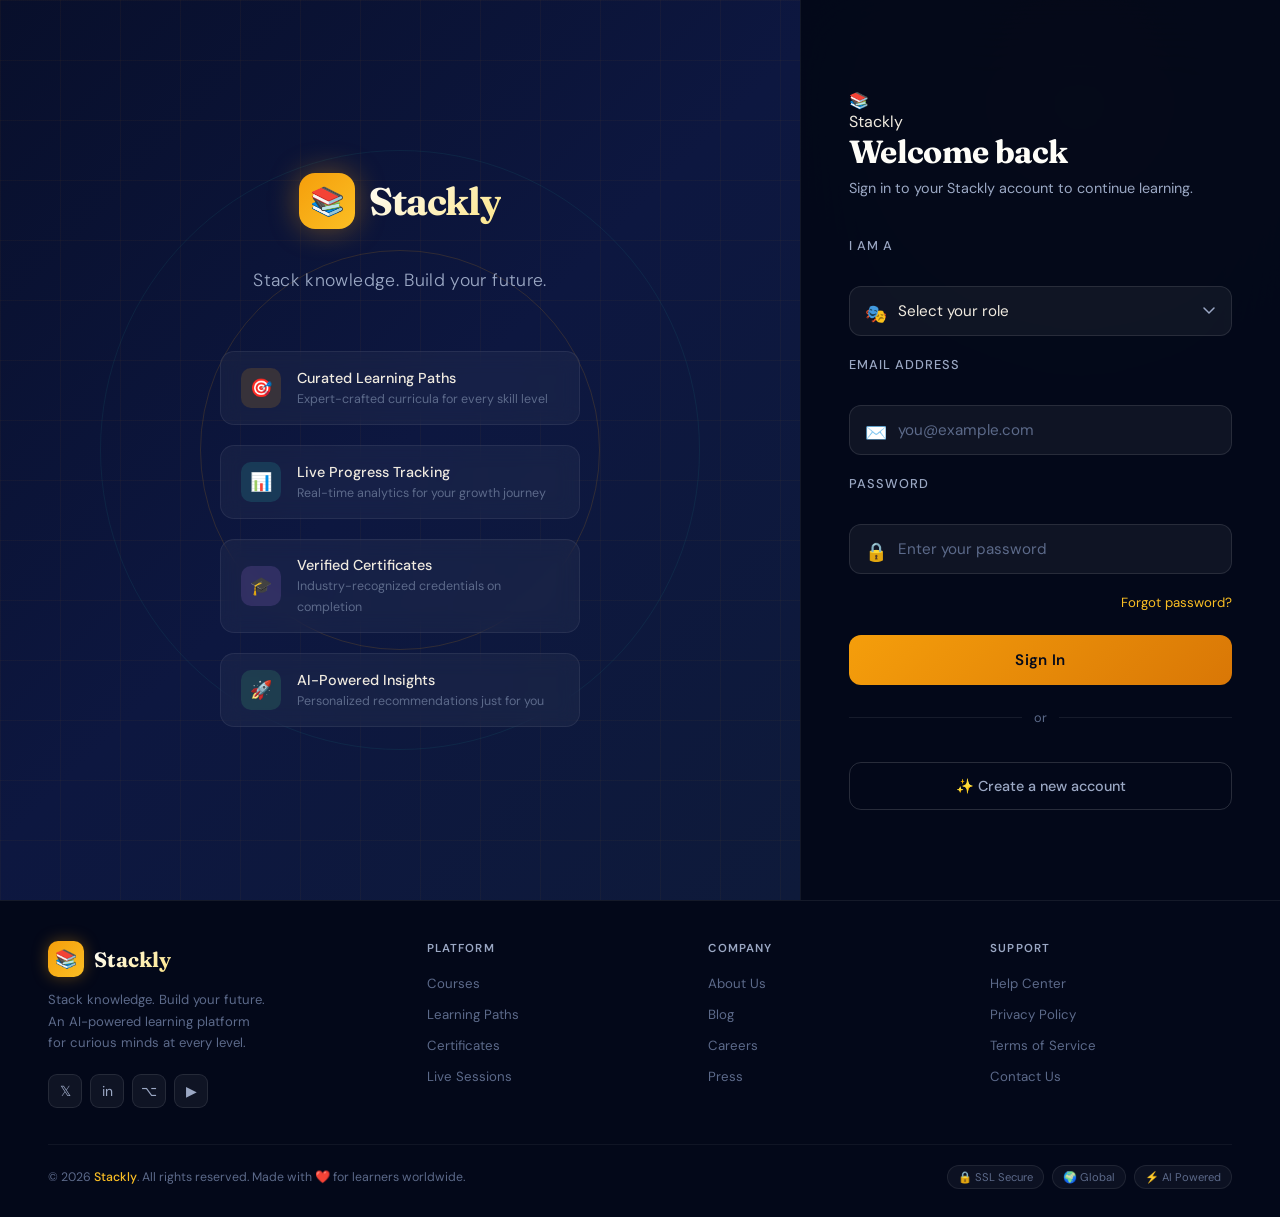
<file: index.html>
<!DOCTYPE html>
<html lang="en">
<head>
  <meta charset="UTF-8" />
  <meta name="viewport" content="width=device-width, initial-scale=1.0" />
  <title>Stackly — Login</title>
  <link rel="stylesheet" href="style.css" />
</head>
<body>

<!-- Background -->
<div class="blob-container">
  <div class="blob blob-1"></div>
  <div class="blob blob-2"></div>
  <div class="blob blob-3"></div>
</div>
<div class="noise-overlay"></div>

<!-- Login Page Wrapper -->
<div class="login-page-wrapper">

<!-- Login Page -->
<div class="login-page" id="loginPage">

  <!-- Left Panel -->
  <div class="login-panel-left">
    <div class="left-decoration"></div>
    <div class="left-grid"></div>

    <div class="brand-block fade-in-up">
      <div class="brand-logo">
        <div class="logo-icon">📚</div>
        <span class="logo-text">Stackly</span>
      </div>
      <p class="brand-tagline">Stack knowledge. Build your future.</p>

      <ul class="feature-list">
        <li class="feature-item">
          <div class="feature-icon fi-amber">🎯</div>
          <div class="feature-text">
            <strong>Curated Learning Paths</strong>
            <span>Expert-crafted curricula for every skill level</span>
          </div>
        </li>
        <li class="feature-item">
          <div class="feature-icon fi-teal">📊</div>
          <div class="feature-text">
            <strong>Live Progress Tracking</strong>
            <span>Real-time analytics for your growth journey</span>
          </div>
        </li>
        <li class="feature-item">
          <div class="feature-icon fi-purple">🎓</div>
          <div class="feature-text">
            <strong>Verified Certificates</strong>
            <span>Industry-recognized credentials on completion</span>
          </div>
        </li>
        <li class="feature-item">
          <div class="feature-icon fi-green">🚀</div>
          <div class="feature-text">
            <strong>AI-Powered Insights</strong>
            <span>Personalized recommendations just for you</span>
          </div>
        </li>
      </ul>
    </div>
  </div>

  <!-- Right Panel -->
  <div class="login-panel-right">

    <!-- Mobile brand (hidden on desktop) -->
    <div class="mobile-brand fade-in-up">
      <div class="mobile-logo-icon">📚</div>
      <span class="mobile-logo-text">Stackly</span>
    </div>

    <div class="login-form-header fade-in-up">
      <h2>Welcome back</h2>
      <p>Sign in to your Stackly account to continue learning.</p>
    </div>

    <form id="loginForm" novalidate>
      <!-- Role -->
      <div class="form-group fade-in-up stagger-1">
        <label class="form-label" for="loginRole">I am a</label>
        <span class="input-icon">🎭</span>
        <select class="form-control" id="loginRole" required>
          <option value="">Select your role</option>
          <option value="student">🎓 Student</option>
          <option value="instructor">🧑‍🏫 Instructor</option>
        </select>
        <div class="error-msg" id="roleError">⚠ Please select a role.</div>
      </div>

      <!-- Email -->
      <div class="form-group fade-in-up stagger-2">
        <label class="form-label" for="loginEmail">Email Address</label>
        <span class="input-icon">✉️</span>
        <input
          class="form-control"
          type="email"
          id="loginEmail"
          placeholder="you@example.com"
          autocomplete="email"
          required
        />
        <div class="error-msg" id="emailError">⚠ Enter a valid email (must contain @ and .com).</div>
      </div>

      <!-- Password -->
      <div class="form-group fade-in-up stagger-3">
        <label class="form-label" for="loginPassword">Password</label>
        <span class="input-icon">🔒</span>
        <input
          class="form-control"
          type="password"
          id="loginPassword"
          placeholder="Enter your password"
          autocomplete="current-password"
          required
        />
        <div class="error-msg" id="passError">⚠ Please enter your password.</div>
      </div>

      <!-- Actions Row -->
      <div class="form-actions fade-in-up stagger-4">
        <div></div>
        <a href="404.html" class="forgot-link">Forgot password?</a>
      </div>

      <!-- Login Button -->
      <div class="fade-in-up stagger-5">
        <button type="submit" class="btn-primary" id="loginBtn">Sign In</button>
      </div>
    </form>

    <div class="divider fade-in-up stagger-6">or</div>

    <div class="fade-in-up stagger-6">
      <button type="button" class="btn-secondary" id="openCreateAccount">
        ✨ Create a new account
      </button>
    </div>
  </div>
</div>

</div><!-- /login-page -->

<!-- Footer -->
<footer class="site-footer">
  <div class="footer-inner">
    <div class="footer-brand-col">
      <div class="footer-logo">
        <div class="footer-logo-icon">📚</div>
        <span class="footer-logo-text">Stackly</span>
      </div>
      <p class="footer-desc">Stack knowledge. Build your future. An AI-powered learning platform for curious minds at every level.</p>
      <div class="footer-social">
        <a class="footer-social-btn" href="#" title="Twitter/X">𝕏</a>
        <a class="footer-social-btn" href="#" title="LinkedIn">in</a>
        <a class="footer-social-btn" href="#" title="GitHub">⌥</a>
        <a class="footer-social-btn" href="#" title="YouTube">▶</a>
      </div>
    </div>
    <div>
      <div class="footer-col-title">Platform</div>
      <ul class="footer-links">
        <li><a href="#">Courses</a></li>
        <li><a href="#">Learning Paths</a></li>
        <li><a href="#">Certificates</a></li>
        <li><a href="#">Live Sessions</a></li>
      </ul>
    </div>
    <div>
      <div class="footer-col-title">Company</div>
      <ul class="footer-links">
        <li><a href="#">About Us</a></li>
        <li><a href="#">Blog</a></li>
        <li><a href="#">Careers</a></li>
        <li><a href="#">Press</a></li>
      </ul>
    </div>
    <div>
      <div class="footer-col-title">Support</div>
      <ul class="footer-links">
        <li><a href="#">Help Center</a></li>
        <li><a href="#">Privacy Policy</a></li>
        <li><a href="#">Terms of Service</a></li>
        <li><a href="#">Contact Us</a></li>
      </ul>
    </div>
  </div>
  <div class="footer-bottom">
    <div class="footer-copy">© 2026 <span>Stackly</span>. All rights reserved. Made with ❤️ for learners worldwide.</div>
    <div class="footer-badges">
      <span class="footer-badge">🔒 SSL Secure</span>
      <span class="footer-badge">🌍 Global</span>
      <span class="footer-badge">⚡ AI Powered</span>
    </div>
  </div>
</footer>

</div><!-- /login-page-wrapper -->

<!-- ============================================================
     CREATE ACCOUNT MODAL
     ============================================================ -->
<div class="modal-overlay" id="createModal">
  <div class="modal-box">
    <button class="modal-close" id="closeModal">✕</button>

    <!-- Form View -->
    <div id="signupFormView">
      <div class="modal-header">
        <h3>Create Account</h3>
        <p>Join Stackly and start your learning journey today.</p>
      </div>

      <form id="signupForm" novalidate>
        <div class="form-group">
          <label class="form-label" for="signupName">Full Name</label>
          <span class="input-icon">👤</span>
          <input class="form-control" type="text" id="signupName" placeholder="Jane Doe" required />
          <div class="error-msg" id="signupNameError">⚠ Please enter your full name.</div>
        </div>

        <div class="form-group">
          <label class="form-label" for="signupEmail">Email Address</label>
          <span class="input-icon">✉️</span>
          <input class="form-control" type="email" id="signupEmail" placeholder="you@example.com" required />
          <div class="error-msg" id="signupEmailError">⚠ Enter a valid email (must contain @ and .com).</div>
        </div>

        <div class="form-group">
          <label class="form-label" for="signupPassword">Password</label>
          <span class="input-icon">🔒</span>fv
          <input class="form-control" type="password" id="signupPassword" placeholder="Create a password" required />
          <div class="error-msg" id="signupPassError">⚠ Please enter a password.</div>
        </div>

        <div class="form-group">
          <label class="form-label" for="signupRole">Role</label>
          <span class="input-icon">🎭</span>
          <select class="form-control" id="signupRole" required>
            <option value="">Select your role</option>
            <option value="student">🎓 Student</option>
            <option value="instructor">🧑‍🏫 Instructor</option>
          </select>
          <div class="error-msg" id="signupRoleError">⚠ Please select a role.</div>
        </div>

        <button type="submit" class="btn-primary" style="margin-top: 8px;">
          Create Account
        </button>
      </form>
    </div>

    <!-- Success View -->
    <div class="success-anim" id="signupSuccess">
      <div class="success-circle">🎉</div>
      <h4>Account Created!</h4>
      <p>Welcome to Stackly. Your account has been successfully created. You can now sign in with your credentials.</p>
      <button class="btn-primary" style="width: auto; padding: 12px 32px;" id="backToLoginBtn">
        Back to Login
      </button>
    </div>
  </div>
</div>

<!-- Toast -->
<div class="toast" id="toast">
  <span class="toast-icon">✅</span>
  <span id="toastMsg">Action completed</span>
</div>

<script src="script.js"></script>
</body>
</html>
</file>
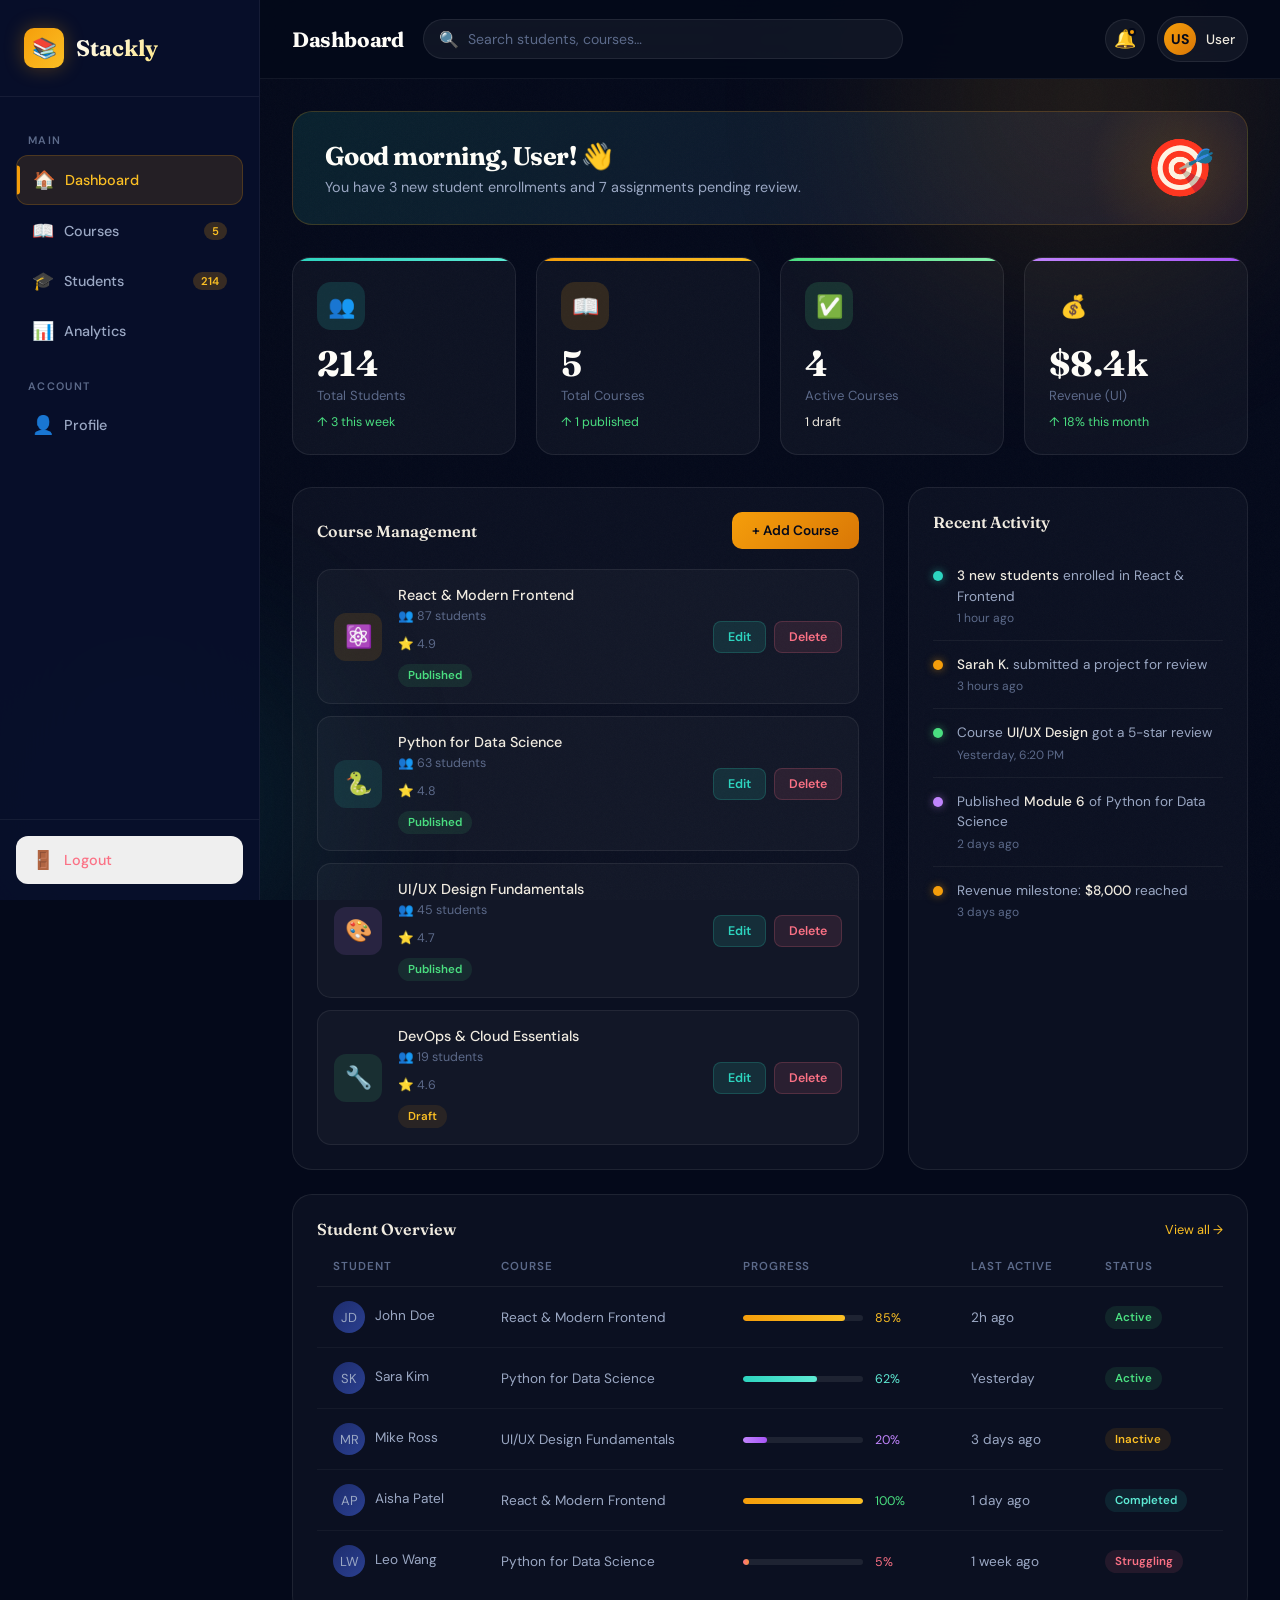
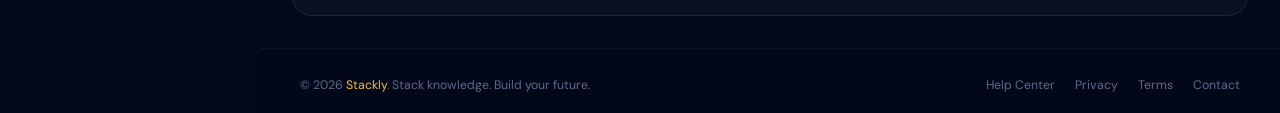
<file: dashboard-instructor.html>
<!DOCTYPE html>
<html lang="en">
<head>
  <meta charset="UTF-8" />
  <meta name="viewport" content="width=device-width, initial-scale=1.0" />
  <title>Stackly — Instructor Dashboard</title>
  <link rel="stylesheet" href="style.css" />
</head>
<body>

<div class="blob-container">
  <div class="blob blob-1"></div>
  <div class="blob blob-2"></div>
</div>
<div class="noise-overlay"></div>

<div class="dashboard">

  <div class="sidebar-overlay" id="sidebarOverlay"></div>

  <!-- Sidebar -->
  <aside class="sidebar" id="sidebar">
    <div class="sidebar-brand">
      <div class="sidebar-logo">📚</div>
      <span class="sidebar-brand-name">Stackly</span>
    </div>

    <nav class="sidebar-nav">
      <div class="nav-section-label">Main</div>
      <div class="nav-item active" data-section="overview">
        <span class="nav-icon">🏠</span>
        Dashboard
      </div>
      <div class="nav-item" data-section="courses">
        <span class="nav-icon">📖</span>
        Courses
        <span class="nav-badge">5</span>
      </div>
      <div class="nav-item" data-section="students">
        <span class="nav-icon">🎓</span>
        Students
        <span class="nav-badge">214</span>
      </div>
      <div class="nav-item" data-section="analytics">
        <span class="nav-icon">📊</span>
        Analytics
      </div>

      <div class="nav-section-label" style="margin-top:24px;">Account</div>
      <div class="nav-item" data-section="profile">
        <span class="nav-icon">👤</span>
        Profile
      </div>
    </nav>

    <div class="sidebar-footer">
      <button class="nav-logout" id="logoutBtn">
        <span class="nav-icon">🚪</span>
        Logout
      </button>
    </div>
  </aside>

  <!-- Main Content -->
  <div class="main-content">

    <!-- Top Bar -->
    <header class="topbar">
      <button class="hamburger" id="hamburger" aria-label="Toggle sidebar">
        <span></span><span></span><span></span>
      </button>
      <h1 class="topbar-title" id="pageTitle">Dashboard</h1>
      <div class="search-bar">
        <span class="search-icon">🔍</span>
        <input type="text" placeholder="Search students, courses…" />
      </div>
    


      <div class="topbar-actions">

  <!-- Bell Icon -->
  <button class="notif-btn" title="Notifications"
          onclick="window.location.href='404.html'">
    🔔
    <span class="notif-dot"></span>
  </button>

  <!-- User Profile -->
  <div class="user-chip" onclick="switchSection('profile')" style="cursor:pointer;">
    <div class="user-avatar" id="userAvatarTop">JS</div>
    <span class="user-name" id="userNameTop">Jane Smith</span>
  </div>

</div>




    </header>

    <!-- ================================================
         OVERVIEW SECTION
         ================================================ -->
    <main class="page-content" id="sectionOverview">

      <div class="welcome-banner fade-in-up" style="background: linear-gradient(135deg,rgba(45,212,191,.12),rgba(192,132,252,.08));">
        <div class="welcome-text">
          <h2 id="welcomeHeading">Welcome back, Dr. Rivera! 🧑‍🏫</h2>
          <p>You have 3 new student enrollments and 7 assignments pending review.</p>
        </div>
        <div class="welcome-emoji">🎯</div>
      </div>

      <div class="stats-grid">
        <div class="stat-card teal fade-in-up stagger-1">
          <div class="stat-icon">👥</div>
          <div class="stat-value">214</div>
          <div class="stat-label">Total Students</div>
          <div class="stat-delta delta-up">↑ 3 this week</div>
        </div>
        <div class="stat-card amber fade-in-up stagger-2">
          <div class="stat-icon">📖</div>
          <div class="stat-value">5</div>
          <div class="stat-label">Total Courses</div>
          <div class="stat-delta delta-up">↑ 1 published</div>
        </div>
        <div class="stat-card green fade-in-up stagger-3">
          <div class="stat-icon">✅</div>
          <div class="stat-value">4</div>
          <div class="stat-label">Active Courses</div>
          <div class="stat-delta">1 draft</div>
        </div>
        <div class="stat-card purple fade-in-up stagger-4">
          <div class="stat-icon">💰</div>
          <div class="stat-value">$8.4k</div>
          <div class="stat-label">Revenue (UI)</div>
          <div class="stat-delta delta-up">↑ 18% this month</div>
        </div>
      </div>

      <!-- Course Management + Activity -->
      <div class="section-grid">
        <div class="card fade-in-up stagger-2">
          <div class="card-header">
            <span class="card-title">Course Management</span>
            <button class="btn-add-course" onclick="showToast('Course creator would open here!')">
              + Add Course
            </button>
          </div>
          <div class="course-mgmt-list">
            <div class="course-mgmt-item">
              <div class="course-thumb" style="background:rgba(245,158,11,.12);width:48px;height:48px;border-radius:12px;display:flex;align-items:center;justify-content:center;font-size:22px;flex-shrink:0;">⚛️</div>
              <div class="course-mgmt-info">
                <div class="course-mgmt-name">React & Modern Frontend</div>
                <div class="course-mgmt-meta">
                  <span>👥 87 students</span>
                  <span>⭐ 4.9</span>
                  <span><span class="status-badge badge-green">Published</span></span>
                </div>
              </div>
              <div class="course-mgmt-actions">
                <button class="btn-sm btn-edit" onclick="showToast('Editing React & Modern Frontend…')">Edit</button>
                <button class="btn-sm btn-delete" onclick="showToast('Delete confirmation would appear here.')">Delete</button>
              </div>
            </div>
            <div class="course-mgmt-item">
              <div class="course-thumb" style="background:rgba(45,212,191,.12);width:48px;height:48px;border-radius:12px;display:flex;align-items:center;justify-content:center;font-size:22px;flex-shrink:0;">🐍</div>
              <div class="course-mgmt-info">
                <div class="course-mgmt-name">Python for Data Science</div>
                <div class="course-mgmt-meta">
                  <span>👥 63 students</span>
                  <span>⭐ 4.8</span>
                  <span><span class="status-badge badge-green">Published</span></span>
                </div>
              </div>
              <div class="course-mgmt-actions">
                <button class="btn-sm btn-edit" onclick="showToast('Editing Python for Data Science…')">Edit</button>
                <button class="btn-sm btn-delete" onclick="showToast('Delete confirmation would appear here.')">Delete</button>
              </div>
            </div>
            <div class="course-mgmt-item">
              <div class="course-thumb" style="background:rgba(192,132,252,.12);width:48px;height:48px;border-radius:12px;display:flex;align-items:center;justify-content:center;font-size:22px;flex-shrink:0;">🎨</div>
              <div class="course-mgmt-info">
                <div class="course-mgmt-name">UI/UX Design Fundamentals</div>
                <div class="course-mgmt-meta">
                  <span>👥 45 students</span>
                  <span>⭐ 4.7</span>
                  <span><span class="status-badge badge-green">Published</span></span>
                </div>
              </div>
              <div class="course-mgmt-actions">
                <button class="btn-sm btn-edit" onclick="showToast('Editing UI/UX Design Fundamentals…')">Edit</button>
                <button class="btn-sm btn-delete" onclick="showToast('Delete confirmation would appear here.')">Delete</button>
              </div>
            </div>
            <div class="course-mgmt-item">
              <div class="course-thumb" style="background:rgba(74,222,128,.12);width:48px;height:48px;border-radius:12px;display:flex;align-items:center;justify-content:center;font-size:22px;flex-shrink:0;">🔧</div>
              <div class="course-mgmt-info">
                <div class="course-mgmt-name">DevOps & Cloud Essentials</div>
                <div class="course-mgmt-meta">
                  <span>👥 19 students</span>
                  <span>⭐ 4.6</span>
                  <span><span class="status-badge badge-amber">Draft</span></span>
                </div>
              </div>
              <div class="course-mgmt-actions">
                <button class="btn-sm btn-edit" onclick="showToast('Editing DevOps & Cloud Essentials…')">Edit</button>
                <button class="btn-sm btn-delete" onclick="showToast('Delete confirmation would appear here.')">Delete</button>
              </div>
            </div>
          </div>
        </div>

        <!-- Activity -->
        <div class="card fade-in-up stagger-3">
          <div class="card-header"><span class="card-title">Recent Activity</span></div>
          <div class="activity-list">
            <div class="activity-item">
              <div class="activity-dot dot-teal"></div>
              <div class="activity-body">
                <div class="activity-text"><strong>3 new students</strong> enrolled in React & Frontend</div>
                <div class="activity-time">1 hour ago</div>
              </div>
            </div>
            <div class="activity-item">
              <div class="activity-dot dot-amber"></div>
              <div class="activity-body">
                <div class="activity-text"><strong>Sarah K.</strong> submitted a project for review</div>
                <div class="activity-time">3 hours ago</div>
              </div>
            </div>
            <div class="activity-item">
              <div class="activity-dot dot-green"></div>
              <div class="activity-body">
                <div class="activity-text">Course <strong>UI/UX Design</strong> got a 5-star review</div>
                <div class="activity-time">Yesterday, 6:20 PM</div>
              </div>
            </div>
            <div class="activity-item">
              <div class="activity-dot dot-purple"></div>
              <div class="activity-body">
                <div class="activity-text">Published <strong>Module 6</strong> of Python for Data Science</div>
                <div class="activity-time">2 days ago</div>
              </div>
            </div>
            <div class="activity-item">
              <div class="activity-dot dot-amber"></div>
              <div class="activity-body">
                <div class="activity-text">Revenue milestone: <strong>$8,000</strong> reached</div>
                <div class="activity-time">3 days ago</div>
              </div>
            </div>
          </div>
        </div>
      </div>

      <!-- Student Overview -->
      <div class="card fade-in-up stagger-4">
        <div class="card-header">
          <span class="card-title">Student Overview</span>
          <span class="card-action" onclick="switchSection('students')">View all →</span>
        </div>
        <table class="data-table">
          <thead>
            <tr>
              <th>Student</th>
              <th>Course</th>
              <th>Progress</th>
              <th>Last Active</th>
              <th>Status</th>
            </tr>
          </thead>
          <tbody>
            <tr>
              <td><span class="student-avatar">JD</span>John Doe</td>
              <td>React & Modern Frontend</td>
              <td>
                <div class="progress-track" style="width:120px;height:6px;display:inline-block;vertical-align:middle;">
                  <div class="progress-fill fill-amber" style="width:85%"></div>
                </div>
                <span style="margin-left:8px;font-size:.78rem;color:var(--amber-300)">85%</span>
              </td>
              <td>2h ago</td>
              <td><span class="status-badge badge-green">Active</span></td>
            </tr>
            <tr>
              <td><span class="student-avatar">SK</span>Sara Kim</td>
              <td>Python for Data Science</td>
              <td>
                <div class="progress-track" style="width:120px;height:6px;display:inline-block;vertical-align:middle;">
                  <div class="progress-fill fill-teal" style="width:62%"></div>
                </div>
                <span style="margin-left:8px;font-size:.78rem;color:var(--teal-300)">62%</span>
              </td>
              <td>Yesterday</td>
              <td><span class="status-badge badge-green">Active</span></td>
            </tr>
            <tr>
              <td><span class="student-avatar">MR</span>Mike Ross</td>
              <td>UI/UX Design Fundamentals</td>
              <td>
                <div class="progress-track" style="width:120px;height:6px;display:inline-block;vertical-align:middle;">
                  <div class="progress-fill fill-purple" style="width:20%"></div>
                </div>
                <span style="margin-left:8px;font-size:.78rem;color:var(--purple-400)">20%</span>
              </td>
              <td>3 days ago</td>
              <td><span class="status-badge badge-amber">Inactive</span></td>
            </tr>
            <tr>
              <td><span class="student-avatar">AP</span>Aisha Patel</td>
              <td>React & Modern Frontend</td>
              <td>
                <div class="progress-track" style="width:120px;height:6px;display:inline-block;vertical-align:middle;">
                  <div class="progress-fill fill-amber" style="width:100%"></div>
                </div>
                <span style="margin-left:8px;font-size:.78rem;color:var(--green-400)">100%</span>
              </td>
              <td>1 day ago</td>
              <td><span class="status-badge badge-teal">Completed</span></td>
            </tr>
            <tr>
              <td><span class="student-avatar">LW</span>Leo Wang</td>
              <td>Python for Data Science</td>
              <td>
                <div class="progress-track" style="width:120px;height:6px;display:inline-block;vertical-align:middle;">
                  <div class="progress-fill fill-rose" style="width:5%"></div>
                </div>
                <span style="margin-left:8px;font-size:.78rem;color:var(--rose-400)">5%</span>
              </td>
              <td>1 week ago</td>
              <td><span class="status-badge badge-rose">Struggling</span></td>
            </tr>
          </tbody>
        </table>
      </div>
    </main>

    <!-- ================================================
         COURSES SECTION
         ================================================ -->
    <main class="page-content hidden" id="sectionCourses">
      <div class="welcome-banner fade-in-up">
        <div class="welcome-text">
          <h2>Course Management</h2>
          <p>Create, manage, and track all your published and draft courses.</p>
        </div>
        <button class="btn-add-course" style="flex-shrink:0;" onclick="showToast('Course creator would open here!')">
          + Add Course
        </button>
      </div>

      <div class="card fade-in-up">
        <div class="card-header">
          <span class="card-title">All Courses</span>
          <span class="status-badge badge-teal">5 total</span>
        </div>
        <div class="course-mgmt-list">
          <div class="course-mgmt-item">
            <div class="course-thumb" style="background:rgba(245,158,11,.12);width:52px;height:52px;border-radius:12px;display:flex;align-items:center;justify-content:center;font-size:24px;flex-shrink:0;">⚛️</div>
            <div class="course-mgmt-info">
              <div class="course-mgmt-name">React & Modern Frontend</div>
              <div class="course-mgmt-meta">
                <span>👥 87 students</span>
                <span>📝 10 modules</span>
                <span>⭐ 4.9</span>
                <span><span class="status-badge badge-green">Published</span></span>
              </div>
            </div>
            <div class="course-mgmt-actions">
              <button class="btn-sm btn-edit" onclick="showToast('Editing React & Modern Frontend…')">Edit</button>
              <button class="btn-sm btn-delete" onclick="showToast('Delete confirmation would appear here.')">Delete</button>
            </div>
          </div>
          <div class="course-mgmt-item">
            <div class="course-thumb" style="background:rgba(45,212,191,.12);width:52px;height:52px;border-radius:12px;display:flex;align-items:center;justify-content:center;font-size:24px;flex-shrink:0;">🐍</div>
            <div class="course-mgmt-info">
              <div class="course-mgmt-name">Python for Data Science</div>
              <div class="course-mgmt-meta">
                <span>👥 63 students</span>
                <span>📝 12 modules</span>
                <span>⭐ 4.8</span>
                <span><span class="status-badge badge-green">Published</span></span>
              </div>
            </div>
            <div class="course-mgmt-actions">
              <button class="btn-sm btn-edit" onclick="showToast('Editing Python for Data Science…')">Edit</button>
              <button class="btn-sm btn-delete" onclick="showToast('Delete confirmation would appear here.')">Delete</button>
            </div>
          </div>
          <div class="course-mgmt-item">
            <div class="course-thumb" style="background:rgba(192,132,252,.12);width:52px;height:52px;border-radius:12px;display:flex;align-items:center;justify-content:center;font-size:24px;flex-shrink:0;">🎨</div>
            <div class="course-mgmt-info">
              <div class="course-mgmt-name">UI/UX Design Fundamentals</div>
              <div class="course-mgmt-meta">
                <span>👥 45 students</span>
                <span>📝 8 modules</span>
                <span>⭐ 4.7</span>
                <span><span class="status-badge badge-green">Published</span></span>
              </div>
            </div>
            <div class="course-mgmt-actions">
              <button class="btn-sm btn-edit" onclick="showToast('Editing UI/UX Design Fundamentals…')">Edit</button>
              <button class="btn-sm btn-delete" onclick="showToast('Delete confirmation would appear here.')">Delete</button>
            </div>
          </div>
          <div class="course-mgmt-item">
            <div class="course-thumb" style="background:rgba(74,222,128,.12);width:52px;height:52px;border-radius:12px;display:flex;align-items:center;justify-content:center;font-size:24px;flex-shrink:0;">🔧</div>
            <div class="course-mgmt-info">
              <div class="course-mgmt-name">DevOps & Cloud Essentials</div>
              <div class="course-mgmt-meta">
                <span>👥 19 students</span>
                <span>📝 9 modules</span>
                <span>⭐ 4.6</span>
                <span><span class="status-badge badge-amber">Draft</span></span>
              </div>
            </div>
            <div class="course-mgmt-actions">
              <button class="btn-sm btn-edit" onclick="showToast('Editing DevOps & Cloud Essentials…')">Edit</button>
              <button class="btn-sm btn-delete" onclick="showToast('Delete confirmation would appear here.')">Delete</button>
            </div>
          </div>
          <div class="course-mgmt-item">
            <div class="course-thumb" style="background:rgba(251,113,133,.12);width:52px;height:52px;border-radius:12px;display:flex;align-items:center;justify-content:center;font-size:24px;flex-shrink:0;">🧠</div>
            <div class="course-mgmt-info">
              <div class="course-mgmt-name">Machine Learning A–Z</div>
              <div class="course-mgmt-meta">
                <span>👥 0 students</span>
                <span>📝 0/15 modules</span>
                <span>⭐ —</span>
                <span><span class="status-badge badge-rose">Draft</span></span>
              </div>
            </div>
            <div class="course-mgmt-actions">
              <button class="btn-sm btn-edit" onclick="showToast('Editing Machine Learning A–Z…')">Edit</button>
              <button class="btn-sm btn-delete" onclick="showToast('Delete confirmation would appear here.')">Delete</button>
            </div>
          </div>
        </div>
      </div>
    </main>

    <!-- ================================================
         STUDENTS SECTION
         ================================================ -->
    <main class="page-content hidden" id="sectionStudents">
      <div class="welcome-banner fade-in-up" style="background: linear-gradient(135deg,rgba(45,212,191,.12),rgba(74,222,128,.08));">
        <div class="welcome-text">
          <h2>Students</h2>
          <p>214 students enrolled across your 5 courses. 3 new this week.</p>
        </div>
        <div class="welcome-emoji">🎓</div>
      </div>

      <div class="stats-grid" style="margin-bottom:24px;">
        <div class="stat-card teal fade-in-up stagger-1">
          <div class="stat-icon">👥</div>
          <div class="stat-value">214</div>
          <div class="stat-label">Total Enrolled</div>
        </div>
        <div class="stat-card green fade-in-up stagger-2">
          <div class="stat-icon">✅</div>
          <div class="stat-value">38</div>
          <div class="stat-label">Completed a Course</div>
        </div>
        <div class="stat-card amber fade-in-up stagger-3">
          <div class="stat-icon">⚡</div>
          <div class="stat-value">156</div>
          <div class="stat-label">Active This Week</div>
        </div>
        <div class="stat-card purple fade-in-up stagger-4">
          <div class="stat-icon">⚠️</div>
          <div class="stat-value">20</div>
          <div class="stat-label">Need Attention</div>
        </div>
      </div>

      <div class="card fade-in-up">
        <div class="card-header">
          <span class="card-title">All Students</span>
          <input type="text" placeholder="🔍 Search students…" style="padding:8px 14px;background:rgba(255,255,255,.05);border:1px solid rgba(255,255,255,.08);border-radius:50px;color:var(--text-primary);font-size:.82rem;outline:none;width:200px;" />
        </div>
        <table class="data-table">
          <thead>
            <tr>
              <th>Name</th>
              <th>Email</th>
              <th>Course</th>
              <th>Progress</th>
              <th>Last Active</th>
              <th>Status</th>
            </tr>
          </thead>
          <tbody>
            <tr><td><span class="student-avatar">JD</span>John Doe</td><td style="color:var(--text-muted)">john@email.com</td><td>React & Frontend</td><td><div class="progress-track" style="width:100px;height:5px;display:inline-block;vertical-align:middle;"><div class="progress-fill fill-amber" style="width:85%"></div></div> <span style="color:var(--amber-300);font-size:.78rem">85%</span></td><td>2h ago</td><td><span class="status-badge badge-green">Active</span></td></tr>
            <tr><td><span class="student-avatar">SK</span>Sara Kim</td><td style="color:var(--text-muted)">sara@email.com</td><td>Python DS</td><td><div class="progress-track" style="width:100px;height:5px;display:inline-block;vertical-align:middle;"><div class="progress-fill fill-teal" style="width:62%"></div></div> <span style="color:var(--teal-300);font-size:.78rem">62%</span></td><td>Yesterday</td><td><span class="status-badge badge-green">Active</span></td></tr>
            <tr><td><span class="student-avatar">MR</span>Mike Ross</td><td style="color:var(--text-muted)">mike@email.com</td><td>UI/UX Design</td><td><div class="progress-track" style="width:100px;height:5px;display:inline-block;vertical-align:middle;"><div class="progress-fill fill-purple" style="width:20%"></div></div> <span style="color:var(--purple-400);font-size:.78rem">20%</span></td><td>3 days ago</td><td><span class="status-badge badge-amber">Inactive</span></td></tr>
            <tr><td><span class="student-avatar">AP</span>Aisha Patel</td><td style="color:var(--text-muted)">aisha@email.com</td><td>React & Frontend</td><td><div class="progress-track" style="width:100px;height:5px;display:inline-block;vertical-align:middle;"><div class="progress-fill fill-amber" style="width:100%"></div></div> <span style="color:var(--green-400);font-size:.78rem">100%</span></td><td>1 day ago</td><td><span class="status-badge badge-teal">Completed</span></td></tr>
            <tr><td><span class="student-avatar">LW</span>Leo Wang</td><td style="color:var(--text-muted)">leo@email.com</td><td>Python DS</td><td><div class="progress-track" style="width:100px;height:5px;display:inline-block;vertical-align:middle;"><div class="progress-fill fill-rose" style="width:5%"></div></div> <span style="color:var(--rose-400);font-size:.78rem">5%</span></td><td>1 week ago</td><td><span class="status-badge badge-rose">Struggling</span></td></tr>
            <tr><td><span class="student-avatar">FN</span>Fatima N.</td><td style="color:var(--text-muted)">fatima@email.com</td><td>UI/UX Design</td><td><div class="progress-track" style="width:100px;height:5px;display:inline-block;vertical-align:middle;"><div class="progress-fill fill-purple" style="width:75%"></div></div> <span style="color:var(--purple-400);font-size:.78rem">75%</span></td><td>5h ago</td><td><span class="status-badge badge-green">Active</span></td></tr>
            <tr><td><span class="student-avatar">CB</span>Carlos B.</td><td style="color:var(--text-muted)">carlos@email.com</td><td>React & Frontend</td><td><div class="progress-track" style="width:100px;height:5px;display:inline-block;vertical-align:middle;"><div class="progress-fill fill-amber" style="width:48%"></div></div> <span style="color:var(--amber-300);font-size:.78rem">48%</span></td><td>2 days ago</td><td><span class="status-badge badge-amber">Inactive</span></td></tr>
          </tbody>
        </table>
      </div>
    </main>

    <!-- ================================================
         ANALYTICS SECTION
         ================================================ -->
    <main class="page-content hidden" id="sectionAnalytics">
      <div class="welcome-banner fade-in-up" style="background: linear-gradient(135deg,rgba(192,132,252,.12),rgba(245,158,11,.08));">
        <div class="welcome-text">
          <h2>Analytics</h2>
          <p>Track your platform performance, revenue, and engagement metrics.</p>
        </div>
        <div class="welcome-emoji">📊</div>
      </div>

      <div class="stats-grid" style="margin-bottom:24px;">
        <div class="stat-card purple fade-in-up stagger-1">
          <div class="stat-icon">💰</div>
          <div class="stat-value">$8.4k</div>
          <div class="stat-label">Total Revenue</div>
          <div class="stat-delta delta-up">↑ 18% MoM</div>
        </div>
        <div class="stat-card amber fade-in-up stagger-2">
          <div class="stat-icon">📈</div>
          <div class="stat-value">73%</div>
          <div class="stat-label">Completion Rate</div>
          <div class="stat-delta delta-up">↑ 5% vs last month</div>
        </div>
        <div class="stat-card teal fade-in-up stagger-3">
          <div class="stat-icon">⭐</div>
          <div class="stat-value">4.8</div>
          <div class="stat-label">Avg. Rating</div>
          <div class="stat-delta delta-up">↑ 0.2 points</div>
        </div>
        <div class="stat-card green fade-in-up stagger-4">
          <div class="stat-icon">🔁</div>
          <div class="stat-value">68%</div>
          <div class="stat-label">Retention Rate</div>
          <div class="stat-delta delta-up">Industry avg: 55%</div>
        </div>
      </div>

      <div class="section-grid fade-in-up stagger-2">
        <div class="card">
          <div class="card-header"><span class="card-title">Monthly Enrollments</span></div>
          <div class="chart-area" style="margin-bottom:30px;">
            <div class="chart-bar" style="height:40%;background:linear-gradient(to top,var(--amber-400),var(--amber-300));"><span class="chart-bar-label">Jan</span></div>
            <div class="chart-bar" style="height:55%;background:linear-gradient(to top,var(--teal-400),var(--teal-300));"><span class="chart-bar-label">Feb</span></div>
            <div class="chart-bar" style="height:35%;background:linear-gradient(to top,var(--amber-400),var(--amber-300));"><span class="chart-bar-label">Mar</span></div>
            <div class="chart-bar" style="height:70%;background:linear-gradient(to top,var(--purple-400),#a855f7);"><span class="chart-bar-label">Apr</span></div>
            <div class="chart-bar" style="height:80%;background:linear-gradient(to top,var(--green-400),#86efac);"><span class="chart-bar-label">May</span></div>
            <div class="chart-bar" style="height:100%;background:linear-gradient(to top,var(--amber-400),var(--amber-300));"><span class="chart-bar-label">Jun</span></div>
          </div>
        </div>

        <div class="card">
          <div class="card-header"><span class="card-title">Revenue by Course</span></div>
          <div style="display:flex;flex-direction:column;gap:14px;margin-top:4px;">
            <div>
              <div style="display:flex;justify-content:space-between;margin-bottom:5px;font-size:.82rem;">
                <span style="color:var(--text-secondary)">⚛️ React & Frontend</span>
                <span style="color:var(--amber-300)">$3,200</span>
              </div>
              <div class="progress-track" style="height:8px;"><div class="progress-fill fill-amber" style="width:82%"></div></div>
            </div>
            <div>
              <div style="display:flex;justify-content:space-between;margin-bottom:5px;font-size:.82rem;">
                <span style="color:var(--text-secondary)">🐍 Python DS</span>
                <span style="color:var(--teal-300)">$2,400</span>
              </div>
              <div class="progress-track" style="height:8px;"><div class="progress-fill fill-teal" style="width:62%"></div></div>
            </div>
            <div>
              <div style="display:flex;justify-content:space-between;margin-bottom:5px;font-size:.82rem;">
                <span style="color:var(--text-secondary)">🎨 UI/UX Design</span>
                <span style="color:var(--purple-400)">$1,700</span>
              </div>
              <div class="progress-track" style="height:8px;"><div class="progress-fill fill-purple" style="width:44%"></div></div>
            </div>
            <div>
              <div style="display:flex;justify-content:space-between;margin-bottom:5px;font-size:.82rem;">
                <span style="color:var(--text-secondary)">🔧 DevOps</span>
                <span style="color:var(--green-400)">$1,100</span>
              </div>
              <div class="progress-track" style="height:8px;"><div class="progress-fill fill-green" style="width:28%"></div></div>
            </div>
          </div>
        </div>
      </div>

      <!-- Ratings & Reviews -->
      <div class="card fade-in-up stagger-3">
        <div class="card-header"><span class="card-title">Course Ratings</span></div>
        <div style="display:grid;grid-template-columns:repeat(auto-fill,minmax(200px,1fr));gap:16px;">
          <div style="background:rgba(255,255,255,.04);border-radius:14px;padding:16px;text-align:center;">
            <div style="font-size:2rem;margin-bottom:4px;">⚛️</div>
            <div style="font-size:.85rem;color:var(--text-primary);margin-bottom:4px;">React & Frontend</div>
            <div style="font-size:1.4rem;font-weight:700;color:var(--amber-300);">4.9 ⭐</div>
            <div style="font-size:.75rem;color:var(--text-muted);">87 reviews</div>
          </div>
          <div style="background:rgba(255,255,255,.04);border-radius:14px;padding:16px;text-align:center;">
            <div style="font-size:2rem;margin-bottom:4px;">🐍</div>
            <div style="font-size:.85rem;color:var(--text-primary);margin-bottom:4px;">Python DS</div>
            <div style="font-size:1.4rem;font-weight:700;color:var(--teal-300);">4.8 ⭐</div>
            <div style="font-size:.75rem;color:var(--text-muted);">63 reviews</div>
          </div>
          <div style="background:rgba(255,255,255,.04);border-radius:14px;padding:16px;text-align:center;">
            <div style="font-size:2rem;margin-bottom:4px;">🎨</div>
            <div style="font-size:.85rem;color:var(--text-primary);margin-bottom:4px;">UI/UX Design</div>
            <div style="font-size:1.4rem;font-weight:700;color:var(--purple-400);">4.7 ⭐</div>
            <div style="font-size:.75rem;color:var(--text-muted);">45 reviews</div>
          </div>
          <div style="background:rgba(255,255,255,.04);border-radius:14px;padding:16px;text-align:center;">
            <div style="font-size:2rem;margin-bottom:4px;">🔧</div>
            <div style="font-size:.85rem;color:var(--text-primary);margin-bottom:4px;">DevOps</div>
            <div style="font-size:1.4rem;font-weight:700;color:var(--green-400);">4.6 ⭐</div>
            <div style="font-size:.75rem;color:var(--text-muted);">19 reviews</div>
          </div>
        </div>
      </div>
    </main>

    <!-- ================================================
         PROFILE SECTION
         ================================================ -->
    <main class="page-content hidden" id="sectionProfile">
      <div class="welcome-banner fade-in-up">
        <div class="welcome-text">
          <h2>Instructor Profile</h2>
          <p>Manage your public profile, bio, and teaching preferences.</p>
        </div>
        <div class="welcome-emoji">🧑‍🏫</div>
      </div>

      <div class="section-grid fade-in-up">
        <div class="card">
          <div class="card-header"><span class="card-title">Personal Information</span></div>
          <div style="display:flex;flex-direction:column;gap:16px;">
            <div style="display:flex;align-items:center;gap:20px;margin-bottom:16px;">
              <div style="width:80px;height:80px;border-radius:50%;background:linear-gradient(135deg,var(--teal-400),var(--teal-300));display:flex;align-items:center;justify-content:center;font-size:2rem;color:var(--navy-950);font-weight:700;" id="profileAvatarLarge">DR</div>
              <div>
                <div style="font-size:1.2rem;font-weight:600;color:var(--text-primary);" id="profileFullName">Dr. Alex Rivera</div>
                <div style="font-size:.85rem;color:var(--text-muted);">Instructor · 5 courses · 214 students</div>
              </div>
            </div>
            <div class="form-group">
              <label class="form-label">Full Name</label>
              <span class="input-icon">👤</span>
              <input class="form-control" type="text" id="profileNameInput" value="Dr. Alex Rivera" />
            </div>
            <div class="form-group">
              <label class="form-label">Email</label>
              <span class="input-icon">✉️</span>
              <input class="form-control" type="email" id="profileEmailInput" value="alex@stackly.com" />
            </div>
            <div class="form-group">
              <label class="form-label">Title / Specialty</label>
              <span class="input-icon">🎓</span>
              <input class="form-control" type="text" placeholder="e.g. Senior Frontend Engineer" value="Full-Stack Engineer & Educator" />
            </div>
            <button class="btn-primary" style="width:auto;padding:12px 28px;" onclick="showToast('Profile saved!')">Save Changes</button>
          </div>
        </div>

        <div class="card">
          <div class="card-header"><span class="card-title">Instructor Stats</span></div>
          <div style="display:flex;flex-direction:column;gap:14px;">
            <div style="display:flex;justify-content:space-between;padding:12px;background:rgba(255,255,255,.04);border-radius:10px;">
              <span style="color:var(--text-secondary);font-size:.88rem;">Total Students</span>
              <span style="font-weight:600;color:var(--teal-300);">214</span>
            </div>
            <div style="display:flex;justify-content:space-between;padding:12px;background:rgba(255,255,255,.04);border-radius:10px;">
              <span style="color:var(--text-secondary);font-size:.88rem;">Published Courses</span>
              <span style="font-weight:600;color:var(--amber-300);">4</span>
            </div>
            <div style="display:flex;justify-content:space-between;padding:12px;background:rgba(255,255,255,.04);border-radius:10px;">
              <span style="color:var(--text-secondary);font-size:.88rem;">Total Revenue</span>
              <span style="font-weight:600;color:var(--green-400);">$8,400</span>
            </div>
            <div style="display:flex;justify-content:space-between;padding:12px;background:rgba(255,255,255,.04);border-radius:10px;">
              <span style="color:var(--text-secondary);font-size:.88rem;">Avg. Course Rating</span>
              <span style="font-weight:600;color:var(--amber-300);">⭐ 4.8</span>
            </div>
            <div style="display:flex;justify-content:space-between;padding:12px;background:rgba(255,255,255,.04);border-radius:10px;">
              <span style="color:var(--text-secondary);font-size:.88rem;">Completions</span>
              <span style="font-weight:600;color:var(--purple-400);">38 students</span>
            </div>
          </div>
        </div>
      </div>
    </main>

    <!-- Dashboard Footer -->
    <footer class="dashboard-footer">
      <div class="dashboard-footer-inner">
        <div class="dashboard-footer-copy">© 2026 <span>Stackly</span>. Stack knowledge. Build your future.</div>
        <div class="dashboard-footer-links">
          <a href="#">Help Center</a>
          <a href="#">Privacy</a>
          <a href="#">Terms</a>
          <a href="#">Contact</a>
        </div>
      </div>
    </footer>

  </div><!-- /main-content -->
</div><!-- /dashboard -->

<div class="toast" id="toast">
  <span class="toast-icon">✅</span>
  <span id="toastMsg">Action completed</span>
</div>

<script src="script.js"></script>
</body>
</html>
</file>
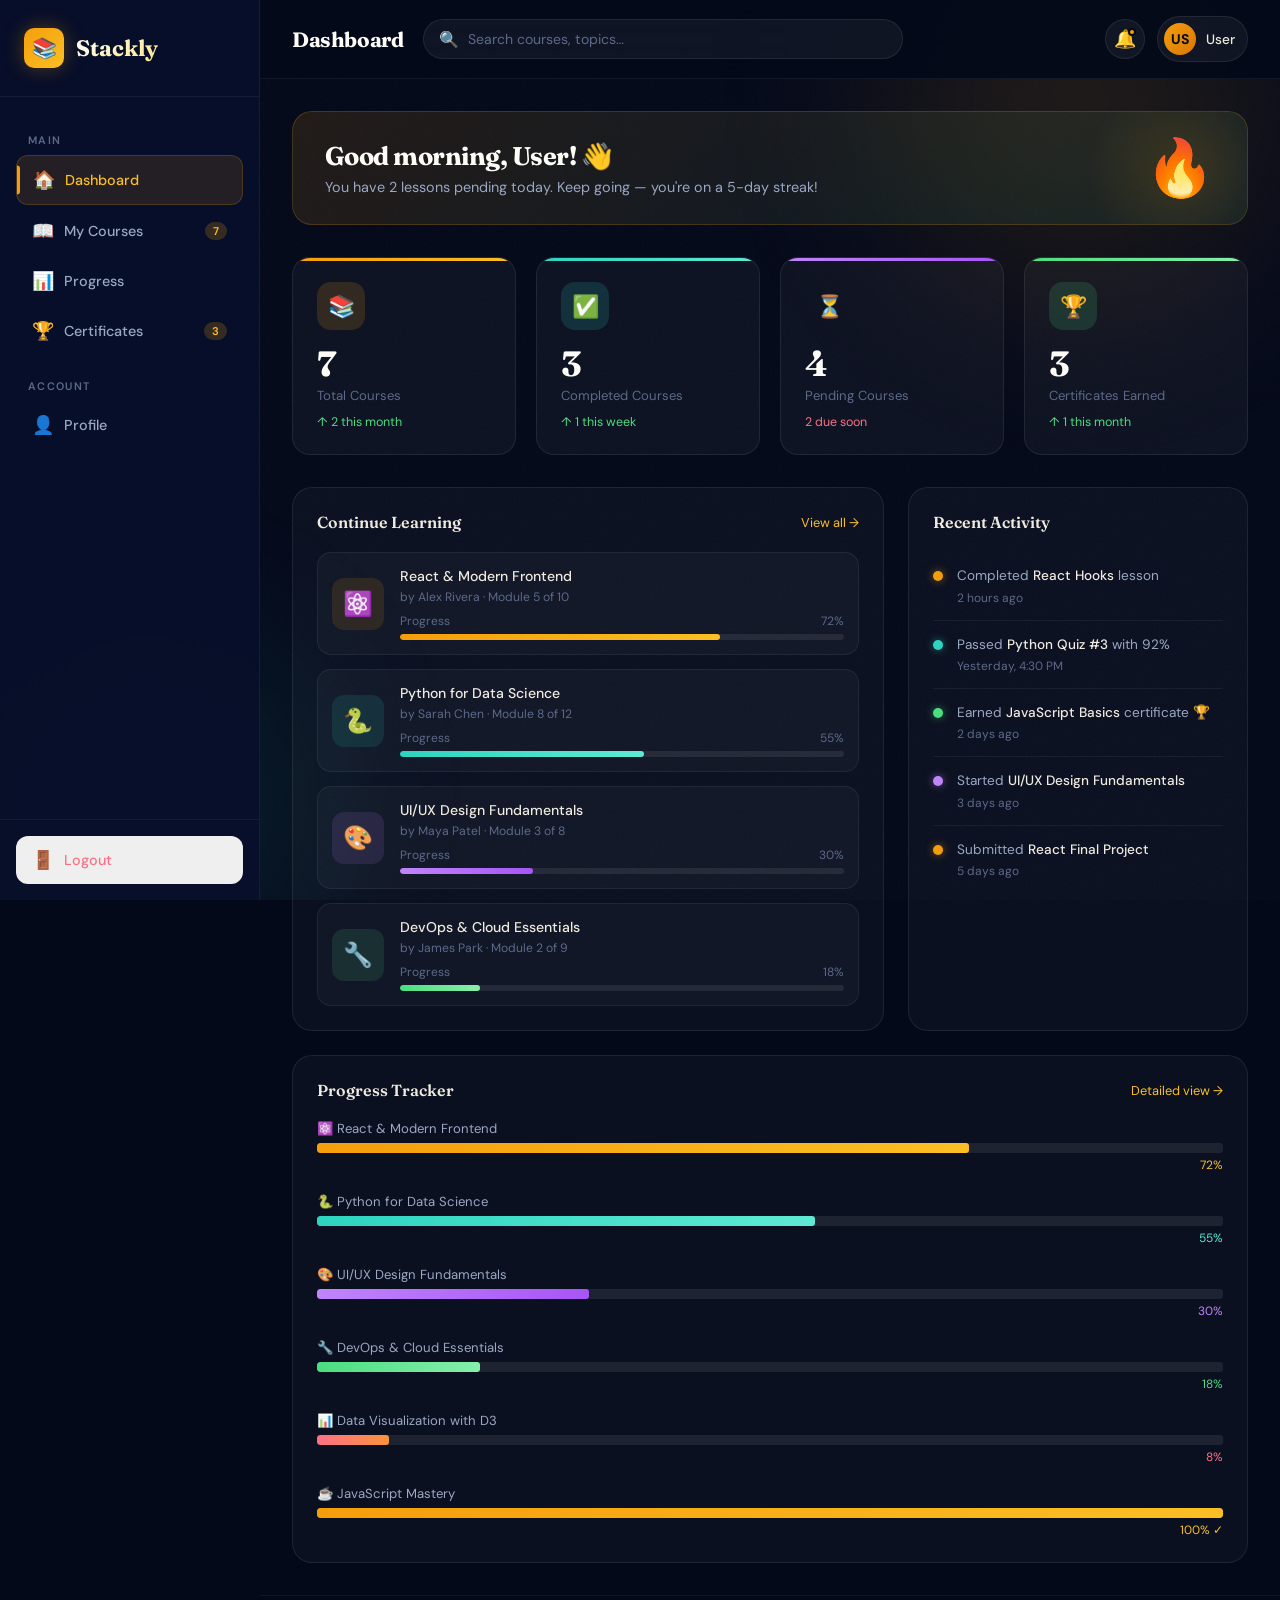
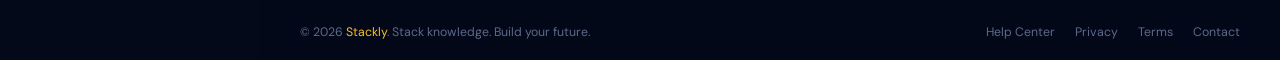
<file: dashboard-student.html>
<!DOCTYPE html>
<html lang="en">
<head>
  <meta charset="UTF-8" />
  <meta name="viewport" content="width=device-width, initial-scale=1.0" />
  <title>Stackly — Student Dashboard</title>
  <link rel="stylesheet" href="style.css" />
</head>
<body>

<div class="blob-container">
  <div class="blob blob-1"></div>
  <div class="blob blob-2"></div>
</div>
<div class="noise-overlay"></div>

<div class="dashboard">

  <!-- Sidebar Overlay (mobile) -->
  <div class="sidebar-overlay" id="sidebarOverlay"></div>

  <!-- Sidebar -->
  <aside class="sidebar" id="sidebar">
    <div class="sidebar-brand">
      <div class="sidebar-logo">📚</div>
      <span class="sidebar-brand-name">Stackly</span>
    </div>

    <nav class="sidebar-nav">
      <div class="nav-section-label">Main</div>
      <div class="nav-item active" data-section="overview">
        <span class="nav-icon">🏠</span>
        Dashboard
      </div>
      <div class="nav-item" data-section="courses">
        <span class="nav-icon">📖</span>
        My Courses
        <span class="nav-badge">7</span>
      </div>
      <div class="nav-item" data-section="progress">
        <span class="nav-icon">📊</span>
        Progress
      </div>
      <div class="nav-item" data-section="certificates">
        <span class="nav-icon">🏆</span>
        Certificates
        <span class="nav-badge">3</span>
      </div>

      <div class="nav-section-label" style="margin-top: 24px;">Account</div>
      <div class="nav-item" data-section="profile">
        <span class="nav-icon">👤</span>
        Profile
      </div>
    </nav>

    <div class="sidebar-footer">
      <button class="nav-logout" id="logoutBtn">
        <span class="nav-icon">🚪</span>
        Logout
      </button>
    </div>
  </aside>

  <!-- Main -->
  <div class="main-content">

    <!-- Top Bar -->
    <header class="topbar">
      <button class="hamburger" id="hamburger" aria-label="Toggle sidebar">
        <span></span><span></span><span></span>
      </button>
      <h1 class="topbar-title" id="pageTitle">Dashboard</h1>
      <div class="search-bar">
        <span class="search-icon">🔍</span>
        <input type="text" placeholder="Search courses, topics…" />
      </div>
    


      <div class="topbar-actions">

  <!-- Bell Icon -->
  <button class="notif-btn" title="Notifications"
          onclick="window.location.href='404.html'">
    🔔
    <span class="notif-dot"></span>
  </button>

  <!-- User Profile -->
  <div class="user-chip" onclick="switchSection('profile')" style="cursor:pointer;">
    <div class="user-avatar" id="userAvatarTop">JS</div>
    <span class="user-name" id="userNameTop">Jane Smith</span>
  </div>

</div>






    </header>

    <!-- ================================================
         OVERVIEW SECTION
         ================================================ -->
    <main class="page-content" id="sectionOverview">

      <!-- Welcome Banner -->
      <div class="welcome-banner fade-in-up">
        <div class="welcome-text">
          <h2 id="welcomeHeading">Good morning, Jane! 👋</h2>
          <p>You have 2 lessons pending today. Keep going — you're on a 5-day streak!</p>
        </div>
        <div class="welcome-emoji">🔥</div>
      </div>

      <!-- Stats -->
      <div class="stats-grid">
        <div class="stat-card amber fade-in-up stagger-1">
          <div class="stat-icon">📚</div>
          <div class="stat-value">7</div>
          <div class="stat-label">Total Courses</div>
          <div class="stat-delta delta-up">↑ 2 this month</div>
        </div>
        <div class="stat-card teal fade-in-up stagger-2">
          <div class="stat-icon">✅</div>
          <div class="stat-value">3</div>
          <div class="stat-label">Completed Courses</div>
          <div class="stat-delta delta-up">↑ 1 this week</div>
        </div>
        <div class="stat-card purple fade-in-up stagger-3">
          <div class="stat-icon">⏳</div>
          <div class="stat-value">4</div>
          <div class="stat-label">Pending Courses</div>
          <div class="stat-delta delta-down">2 due soon</div>
        </div>
        <div class="stat-card green fade-in-up stagger-4">
          <div class="stat-icon">🏆</div>
          <div class="stat-value">3</div>
          <div class="stat-label">Certificates Earned</div>
          <div class="stat-delta delta-up">↑ 1 this month</div>
        </div>
      </div>

      <!-- Continue Learning + Activity -->
      <div class="section-grid">
        <div class="card fade-in-up stagger-2">
          <div class="card-header">
            <span class="card-title">Continue Learning</span>
            <span class="card-action" onclick="switchSection('courses')">View all →</span>
          </div>
          <div class="course-list">
            <div class="course-item">
              <div class="course-thumb" style="background: rgba(245,158,11,0.12);">⚛️</div>
              <div class="course-info">
                <div class="course-name">React & Modern Frontend</div>
                <div class="course-meta">by Alex Rivera · Module 5 of 10</div>
                <div class="progress-wrap">
                  <div class="progress-label"><span>Progress</span><span>72%</span></div>
                  <div class="progress-track"><div class="progress-fill fill-amber" style="width:72%"></div></div>
                </div>
              </div>
            </div>
            <div class="course-item">
              <div class="course-thumb" style="background: rgba(45,212,191,0.12);">🐍</div>
              <div class="course-info">
                <div class="course-name">Python for Data Science</div>
                <div class="course-meta">by Sarah Chen · Module 8 of 12</div>
                <div class="progress-wrap">
                  <div class="progress-label"><span>Progress</span><span>55%</span></div>
                  <div class="progress-track"><div class="progress-fill fill-teal" style="width:55%"></div></div>
                </div>
              </div>
            </div>
            <div class="course-item">
              <div class="course-thumb" style="background: rgba(192,132,252,0.12);">🎨</div>
              <div class="course-info">
                <div class="course-name">UI/UX Design Fundamentals</div>
                <div class="course-meta">by Maya Patel · Module 3 of 8</div>
                <div class="progress-wrap">
                  <div class="progress-label"><span>Progress</span><span>30%</span></div>
                  <div class="progress-track"><div class="progress-fill fill-purple" style="width:30%"></div></div>
                </div>
              </div>
            </div>
            <div class="course-item">
              <div class="course-thumb" style="background: rgba(74,222,128,0.12);">🔧</div>
              <div class="course-info">
                <div class="course-name">DevOps & Cloud Essentials</div>
                <div class="course-meta">by James Park · Module 2 of 9</div>
                <div class="progress-wrap">
                  <div class="progress-label"><span>Progress</span><span>18%</span></div>
                  <div class="progress-track"><div class="progress-fill fill-green" style="width:18%"></div></div>
                </div>
              </div>
            </div>
          </div>
        </div>

        <!-- Activity -->
        <div class="card fade-in-up stagger-3">
          <div class="card-header">
            <span class="card-title">Recent Activity</span>
          </div>
          <div class="activity-list">
            <div class="activity-item">
              <div class="activity-dot dot-amber"></div>
              <div class="activity-body">
                <div class="activity-text">Completed <strong>React Hooks</strong> lesson</div>
                <div class="activity-time">2 hours ago</div>
              </div>
            </div>
            <div class="activity-item">
              <div class="activity-dot dot-teal"></div>
              <div class="activity-body">
                <div class="activity-text">Passed <strong>Python Quiz #3</strong> with 92%</div>
                <div class="activity-time">Yesterday, 4:30 PM</div>
              </div>
            </div>
            <div class="activity-item">
              <div class="activity-dot dot-green"></div>
              <div class="activity-body">
                <div class="activity-text">Earned <strong>JavaScript Basics</strong> certificate 🏆</div>
                <div class="activity-time">2 days ago</div>
              </div>
            </div>
            <div class="activity-item">
              <div class="activity-dot dot-purple"></div>
              <div class="activity-body">
                <div class="activity-text">Started <strong>UI/UX Design Fundamentals</strong></div>
                <div class="activity-time">3 days ago</div>
              </div>
            </div>
            <div class="activity-item">
              <div class="activity-dot dot-amber"></div>
              <div class="activity-body">
                <div class="activity-text">Submitted <strong>React Final Project</strong></div>
                <div class="activity-time">5 days ago</div>
              </div>
            </div>
          </div>
        </div>
      </div>

      <!-- Progress Tracker Full Width -->
      <div class="card fade-in-up stagger-4">
        <div class="card-header">
          <span class="card-title">Progress Tracker</span>
          <span class="card-action" onclick="switchSection('progress')">Detailed view →</span>
        </div>
        <div style="display: grid; gap: 20px;">
          <div>
            <div class="progress-label" style="font-size: 0.82rem; color: var(--text-secondary); margin-bottom: 6px;">
              ⚛️ React & Modern Frontend
            </div>
            <div class="progress-track" style="height: 10px;">
              <div class="progress-fill fill-amber" style="width:72%"></div>
            </div>
            <div style="text-align: right; font-size: 0.75rem; color: var(--amber-300); margin-top: 4px;">72%</div>
          </div>
          <div>
            <div class="progress-label" style="font-size: 0.82rem; color: var(--text-secondary); margin-bottom: 6px;">
              🐍 Python for Data Science
            </div>
            <div class="progress-track" style="height: 10px;">
              <div class="progress-fill fill-teal" style="width:55%"></div>
            </div>
            <div style="text-align: right; font-size: 0.75rem; color: var(--teal-300); margin-top: 4px;">55%</div>
          </div>
          <div>
            <div class="progress-label" style="font-size: 0.82rem; color: var(--text-secondary); margin-bottom: 6px;">
              🎨 UI/UX Design Fundamentals
            </div>
            <div class="progress-track" style="height: 10px;">
              <div class="progress-fill fill-purple" style="width:30%"></div>
            </div>
            <div style="text-align: right; font-size: 0.75rem; color: var(--purple-400); margin-top: 4px;">30%</div>
          </div>
          <div>
            <div class="progress-label" style="font-size: 0.82rem; color: var(--text-secondary); margin-bottom: 6px;">
              🔧 DevOps & Cloud Essentials
            </div>
            <div class="progress-track" style="height: 10px;">
              <div class="progress-fill fill-green" style="width:18%"></div>
            </div>
            <div style="text-align: right; font-size: 0.75rem; color: var(--green-400); margin-top: 4px;">18%</div>
          </div>
          <div>
            <div class="progress-label" style="font-size: 0.82rem; color: var(--text-secondary); margin-bottom: 6px;">
              📊 Data Visualization with D3
            </div>
            <div class="progress-track" style="height: 10px;">
              <div class="progress-fill fill-rose" style="width:8%"></div>
            </div>
            <div style="text-align: right; font-size: 0.75rem; color: var(--rose-400); margin-top: 4px;">8%</div>
          </div>
          <div>
            <div class="progress-label" style="font-size: 0.82rem; color: var(--text-secondary); margin-bottom: 6px;">
              ☕ JavaScript Mastery
            </div>
            <div class="progress-track" style="height: 10px;">
              <div class="progress-fill fill-amber" style="width:100%"></div>
            </div>
            <div style="text-align: right; font-size: 0.75rem; color: var(--amber-300); margin-top: 4px;">100% ✓</div>
          </div>
        </div>
      </div>

    </main>

    <!-- ================================================
         MY COURSES SECTION
         ================================================ -->
    <main class="page-content hidden" id="sectionCourses">
      <div class="welcome-banner fade-in-up" style="background: linear-gradient(135deg, rgba(45,212,191,0.12),rgba(192,132,252,0.08));">
        <div class="welcome-text">
          <h2>My Courses</h2>
          <p>You're enrolled in 7 courses. 3 completed, 4 in progress.</p>
        </div>
        <div class="welcome-emoji">📖</div>
      </div>

      <div class="card fade-in-up">
        <div class="card-header">
          <span class="card-title">All Enrolled Courses</span>
          <span class="status-badge badge-teal">7 courses</span>
        </div>
        <div class="course-list">
          <div class="course-item">
            <div class="course-thumb" style="background:rgba(245,158,11,.12)">⚛️</div>
            <div class="course-info">
              <div class="course-name">React & Modern Frontend</div>
              <div class="course-meta">by Alex Rivera · 10 modules · ⭐ 4.9</div>
              <div class="progress-wrap">
                <div class="progress-label"><span>Progress</span><span>72%</span></div>
                <div class="progress-track"><div class="progress-fill fill-amber" style="width:72%"></div></div>
              </div>
            </div>
            <span class="status-badge badge-amber">In Progress</span>
          </div>
          <div class="course-item">
            <div class="course-thumb" style="background:rgba(45,212,191,.12)">🐍</div>
            <div class="course-info">
              <div class="course-name">Python for Data Science</div>
              <div class="course-meta">by Sarah Chen · 12 modules · ⭐ 4.8</div>
              <div class="progress-wrap">
                <div class="progress-label"><span>Progress</span><span>55%</span></div>
                <div class="progress-track"><div class="progress-fill fill-teal" style="width:55%"></div></div>
              </div>
            </div>
            <span class="status-badge badge-amber">In Progress</span>
          </div>
          <div class="course-item">
            <div class="course-thumb" style="background:rgba(192,132,252,.12)">🎨</div>
            <div class="course-info">
              <div class="course-name">UI/UX Design Fundamentals</div>
              <div class="course-meta">by Maya Patel · 8 modules · ⭐ 4.7</div>
              <div class="progress-wrap">
                <div class="progress-label"><span>Progress</span><span>30%</span></div>
                <div class="progress-track"><div class="progress-fill fill-purple" style="width:30%"></div></div>
              </div>
            </div>
            <span class="status-badge badge-amber">In Progress</span>
          </div>
          <div class="course-item">
            <div class="course-thumb" style="background:rgba(74,222,128,.12)">🔧</div>
            <div class="course-info">
              <div class="course-name">DevOps & Cloud Essentials</div>
              <div class="course-meta">by James Park · 9 modules · ⭐ 4.6</div>
              <div class="progress-wrap">
                <div class="progress-label"><span>Progress</span><span>18%</span></div>
                <div class="progress-track"><div class="progress-fill fill-green" style="width:18%"></div></div>
              </div>
            </div>
            <span class="status-badge badge-rose">Just Started</span>
          </div>
          <div class="course-item">
            <div class="course-thumb" style="background:rgba(251,113,133,.12)">📊</div>
            <div class="course-info">
              <div class="course-name">Data Visualization with D3</div>
              <div class="course-meta">by Linda Wu · 7 modules · ⭐ 4.5</div>
              <div class="progress-wrap">
                <div class="progress-label"><span>Progress</span><span>8%</span></div>
                <div class="progress-track"><div class="progress-fill fill-rose" style="width:8%"></div></div>
              </div>
            </div>
            <span class="status-badge badge-rose">Just Started</span>
          </div>
          <div class="course-item">
            <div class="course-thumb" style="background:rgba(245,158,11,.12)">☕</div>
            <div class="course-info">
              <div class="course-name">JavaScript Mastery</div>
              <div class="course-meta">by Tom Hayes · 8 modules · ⭐ 4.9</div>
              <div class="progress-wrap">
                <div class="progress-label"><span>Progress</span><span>100%</span></div>
                <div class="progress-track"><div class="progress-fill fill-amber" style="width:100%"></div></div>
              </div>
            </div>
            <span class="status-badge badge-green">Completed ✓</span>
          </div>
          <div class="course-item">
            <div class="course-thumb" style="background:rgba(45,212,191,.12)">🗄️</div>
            <div class="course-info">
              <div class="course-name">SQL & Database Design</div>
              <div class="course-meta">by Raj Mehta · 6 modules · ⭐ 4.7</div>
              <div class="progress-wrap">
                <div class="progress-label"><span>Progress</span><span>100%</span></div>
                <div class="progress-track"><div class="progress-fill fill-teal" style="width:100%"></div></div>
              </div>
            </div>
            <span class="status-badge badge-green">Completed ✓</span>
          </div>
        </div>
      </div>
    </main>

    <!-- ================================================
         PROGRESS SECTION
         ================================================ -->
    <main class="page-content hidden" id="sectionProgress">
      <div class="welcome-banner fade-in-up" style="background: linear-gradient(135deg,rgba(192,132,252,.12),rgba(45,212,191,.08));">
        <div class="welcome-text">
          <h2>Learning Progress</h2>
          <p>Track your detailed progress across all enrolled courses and modules.</p>
        </div>
        <div class="welcome-emoji">📈</div>
      </div>

      <div class="stats-grid" style="margin-bottom: 24px;">
        <div class="stat-card amber fade-in-up stagger-1">
          <div class="stat-icon">⏱️</div>
          <div class="stat-value">124h</div>
          <div class="stat-label">Total Time Spent</div>
        </div>
        <div class="stat-card teal fade-in-up stagger-2">
          <div class="stat-icon">📝</div>
          <div class="stat-value">47</div>
          <div class="stat-label">Lessons Completed</div>
        </div>
        <div class="stat-card purple fade-in-up stagger-3">
          <div class="stat-icon">🎯</div>
          <div class="stat-value">89%</div>
          <div class="stat-label">Avg. Quiz Score</div>
        </div>
        <div class="stat-card green fade-in-up stagger-4">
          <div class="stat-icon">🔥</div>
          <div class="stat-value">5</div>
          <div class="stat-label">Day Streak</div>
        </div>
      </div>

      <div class="card fade-in-up">
        <div class="card-header">
          <span class="card-title">Weekly Learning Activity</span>
        </div>
        <div class="chart-area" style="margin-bottom: 30px;">
          <div class="chart-bar" style="height: 60%; background: linear-gradient(to top, var(--amber-400), var(--amber-300));">
            <span class="chart-bar-label">Mon</span>
          </div>
          <div class="chart-bar" style="height: 90%; background: linear-gradient(to top, var(--teal-400), var(--teal-300));">
            <span class="chart-bar-label">Tue</span>
          </div>
          <div class="chart-bar" style="height: 45%; background: linear-gradient(to top, var(--amber-400), var(--amber-300));">
            <span class="chart-bar-label">Wed</span>
          </div>
          <div class="chart-bar" style="height: 75%; background: linear-gradient(to top, var(--purple-400), #a855f7);">
            <span class="chart-bar-label">Thu</span>
          </div>
          <div class="chart-bar" style="height: 100%; background: linear-gradient(to top, var(--green-400), #86efac);">
            <span class="chart-bar-label">Fri</span>
          </div>
          <div class="chart-bar" style="height: 30%; background: linear-gradient(to top, var(--amber-400), var(--amber-300));">
            <span class="chart-bar-label">Sat</span>
          </div>
          <div class="chart-bar" style="height: 20%; background: linear-gradient(to top, var(--navy-600), var(--navy-500));">
            <span class="chart-bar-label">Sun</span>
          </div>
        </div>
      </div>

      <div class="card fade-in-up stagger-2" style="margin-top: 24px;">
        <div class="card-header"><span class="card-title">Course-by-Course Progress</span></div>
        <div style="display: flex; flex-direction: column; gap: 20px;">
          <div>
            <div style="display:flex;justify-content:space-between;align-items:center;margin-bottom:8px;">
              <span style="font-size:.9rem;color:var(--text-primary);">⚛️ React & Modern Frontend</span>
              <span style="font-size:.85rem;color:var(--amber-300);">5/10 modules · 72%</span>
            </div>
            <div class="progress-track" style="height:12px;"><div class="progress-fill fill-amber" style="width:72%"></div></div>
          </div>
          <div>
            <div style="display:flex;justify-content:space-between;align-items:center;margin-bottom:8px;">
              <span style="font-size:.9rem;color:var(--text-primary);">🐍 Python for Data Science</span>
              <span style="font-size:.85rem;color:var(--teal-300);">8/12 modules · 55%</span>
            </div>
            <div class="progress-track" style="height:12px;"><div class="progress-fill fill-teal" style="width:55%"></div></div>
          </div>
          <div>
            <div style="display:flex;justify-content:space-between;align-items:center;margin-bottom:8px;">
              <span style="font-size:.9rem;color:var(--text-primary);">🎨 UI/UX Design Fundamentals</span>
              <span style="font-size:.85rem;color:var(--purple-400);">3/8 modules · 30%</span>
            </div>
            <div class="progress-track" style="height:12px;"><div class="progress-fill fill-purple" style="width:30%"></div></div>
          </div>
          <div>
            <div style="display:flex;justify-content:space-between;align-items:center;margin-bottom:8px;">
              <span style="font-size:.9rem;color:var(--text-primary);">🔧 DevOps & Cloud Essentials</span>
              <span style="font-size:.85rem;color:var(--green-400);">2/9 modules · 18%</span>
            </div>
            <div class="progress-track" style="height:12px;"><div class="progress-fill fill-green" style="width:18%"></div></div>
          </div>
          <div>
            <div style="display:flex;justify-content:space-between;align-items:center;margin-bottom:8px;">
              <span style="font-size:.9rem;color:var(--text-primary);">☕ JavaScript Mastery</span>
              <span style="font-size:.85rem;color:var(--amber-300);">8/8 modules · 100% ✅</span>
            </div>
            <div class="progress-track" style="height:12px;"><div class="progress-fill fill-amber" style="width:100%"></div></div>
          </div>
        </div>
      </div>
    </main>

    <!-- ================================================
         CERTIFICATES SECTION
         ================================================ -->
    <main class="page-content hidden" id="sectionCertificates">
      <div class="welcome-banner fade-in-up" style="background: linear-gradient(135deg,rgba(245,158,11,.15),rgba(74,222,128,.08));">
        <div class="welcome-text">
          <h2>Certificates</h2>
          <p>You've earned 3 certificates. Keep learning to unlock more!</p>
        </div>
        <div class="welcome-emoji">🏆</div>
      </div>

      <div class="cert-grid fade-in-up">
        <div class="cert-card">
          <div class="cert-icon">🏆</div>
          <div class="cert-name">JavaScript Mastery</div>
          <div class="cert-date">Issued: Dec 15, 2024</div>
        </div>
        <div class="cert-card">
          <div class="cert-icon">🎖️</div>
          <div class="cert-name">SQL & Database Design</div>
          <div class="cert-date">Issued: Nov 8, 2024</div>
        </div>
        <div class="cert-card">
          <div class="cert-icon">📜</div>
          <div class="cert-name">HTML & CSS Foundations</div>
          <div class="cert-date">Issued: Sep 22, 2024</div>
        </div>
        <div class="cert-card" style="opacity:.45;border-style:dashed;cursor:not-allowed;">
          <div class="cert-icon">🔒</div>
          <div class="cert-name">React & Modern Frontend</div>
          <div class="cert-date">Complete course to unlock</div>
        </div>
        <div class="cert-card" style="opacity:.45;border-style:dashed;cursor:not-allowed;">
          <div class="cert-icon">🔒</div>
          <div class="cert-name">Python for Data Science</div>
          <div class="cert-date">Complete course to unlock</div>
        </div>
        <div class="cert-card" style="opacity:.45;border-style:dashed;cursor:not-allowed;">
          <div class="cert-icon">🔒</div>
          <div class="cert-name">UI/UX Design Fundamentals</div>
          <div class="cert-date">Complete course to unlock</div>
        </div>
      </div>
    </main>

    <!-- ================================================
         PROFILE SECTION
         ================================================ -->
    <main class="page-content hidden" id="sectionProfile">
      <div class="welcome-banner fade-in-up">
        <div class="welcome-text">
          <h2>My Profile</h2>
          <p>Manage your personal information and preferences.</p>
        </div>
        <div class="welcome-emoji">👤</div>
      </div>

      <div class="section-grid fade-in-up">
        <div class="card">
          <div class="card-header"><span class="card-title">Personal Information</span></div>
          <div style="display:flex;flex-direction:column;gap:16px;">
            <div style="display:flex;align-items:center;gap:20px;margin-bottom:16px;">
              <div style="width:80px;height:80px;border-radius:50%;background:linear-gradient(135deg,var(--amber-400),#d97706);display:flex;align-items:center;justify-content:center;font-size:2rem;color:var(--navy-950);font-weight:700;" id="profileAvatarLarge">JS</div>
              <div>
                <div style="font-size:1.2rem;font-weight:600;color:var(--text-primary);" id="profileFullName">Jane Smith</div>
                <div style="font-size:.85rem;color:var(--text-muted);">Student · Member since 2024</div>
              </div>
            </div>
            <div class="form-group">
              <label class="form-label">Full Name</label>
              <span class="input-icon">👤</span>
              <input class="form-control" type="text" id="profileNameInput" value="Jane Smith" />
            </div>
            <div class="form-group">
              <label class="form-label">Email</label>
              <span class="input-icon">✉️</span>
              <input class="form-control" type="email" id="profileEmailInput" value="jane@example.com" />
            </div>
            <div class="form-group">
              <label class="form-label">Bio</label>
              <span class="input-icon">📝</span>
              <input class="form-control" type="text" placeholder="Tell us about yourself…" />
            </div>
            <button class="btn-primary" style="width:auto;padding:12px 28px;" onclick="showToast('Profile saved!')">Save Changes</button>
          </div>
        </div>

        <div class="card">
          <div class="card-header"><span class="card-title">Learning Stats</span></div>
          <div style="display:flex;flex-direction:column;gap:14px;">
            <div style="display:flex;justify-content:space-between;padding:12px;background:rgba(255,255,255,.04);border-radius:10px;">
              <span style="color:var(--text-secondary);font-size:.88rem;">Courses Enrolled</span>
              <span style="font-weight:600;color:var(--amber-300);">7</span>
            </div>
            <div style="display:flex;justify-content:space-between;padding:12px;background:rgba(255,255,255,.04);border-radius:10px;">
              <span style="color:var(--text-secondary);font-size:.88rem;">Courses Completed</span>
              <span style="font-weight:600;color:var(--teal-300);">3</span>
            </div>
            <div style="display:flex;justify-content:space-between;padding:12px;background:rgba(255,255,255,.04);border-radius:10px;">
              <span style="color:var(--text-secondary);font-size:.88rem;">Certificates Earned</span>
              <span style="font-weight:600;color:var(--green-400);">3</span>
            </div>
            <div style="display:flex;justify-content:space-between;padding:12px;background:rgba(255,255,255,.04);border-radius:10px;">
              <span style="color:var(--text-secondary);font-size:.88rem;">Total Study Hours</span>
              <span style="font-weight:600;color:var(--purple-400);">124h</span>
            </div>
            <div style="display:flex;justify-content:space-between;padding:12px;background:rgba(255,255,255,.04);border-radius:10px;">
              <span style="color:var(--text-secondary);font-size:.88rem;">Current Streak</span>
              <span style="font-weight:600;color:var(--rose-400);">🔥 5 days</span>
            </div>
          </div>
        </div>
      </div>
    </main>

    <!-- Dashboard Footer -->
    <footer class="dashboard-footer">
      <div class="dashboard-footer-inner">
        <div class="dashboard-footer-copy">© 2026 <span>Stackly</span>. Stack knowledge. Build your future.</div>
        <div class="dashboard-footer-links">
          <a href="#">Help Center</a>
          <a href="#">Privacy</a>
          <a href="#">Terms</a>
          <a href="#">Contact</a>
        </div>
      </div>
    </footer>

  </div><!-- /main-content -->
</div><!-- /dashboard -->

<div class="toast" id="toast">
  <span class="toast-icon">✅</span>
  <span id="toastMsg">Action completed</span>
</div>

<script src="script.js"></script>
</body>
</html>
</file>
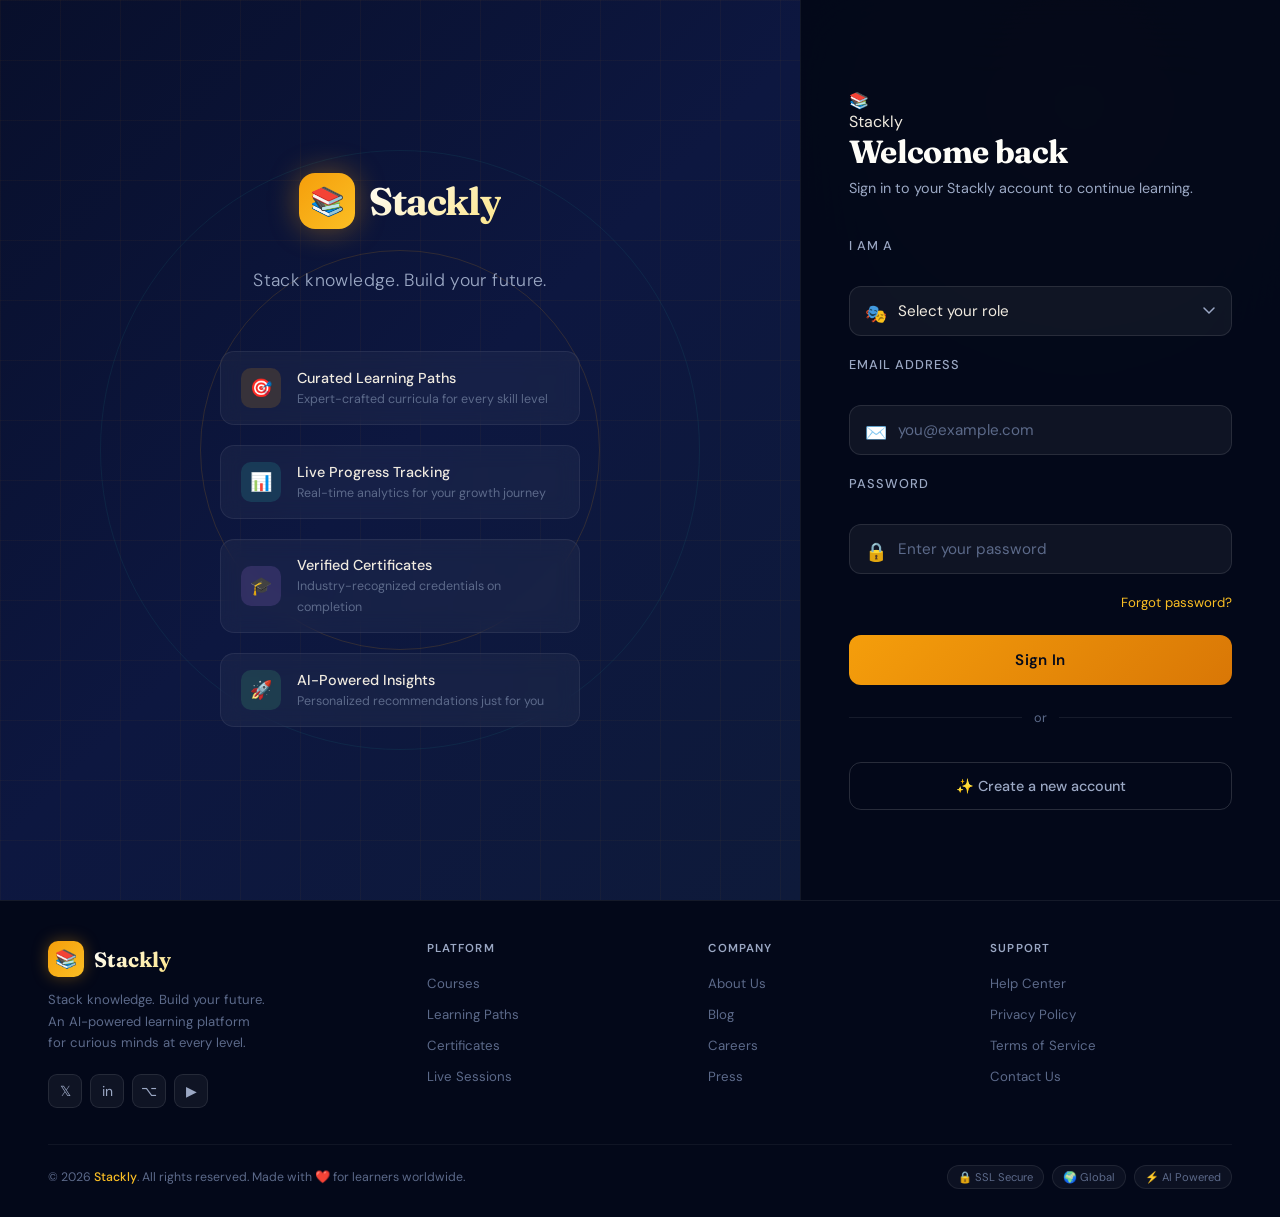
<file: login.html>
<!DOCTYPE html>
<html lang="en">
<head>
  <meta charset="UTF-8" />
  <meta name="viewport" content="width=device-width, initial-scale=1.0" />
  <title>Stackly — Login</title>
  <link rel="stylesheet" href="style.css" />
</head>
<body>

<!-- Background -->
<div class="blob-container">
  <div class="blob blob-1"></div>
  <div class="blob blob-2"></div>
  <div class="blob blob-3"></div>
</div>
<div class="noise-overlay"></div>

<!-- Login Page Wrapper -->
<div class="login-page-wrapper">

<!-- Login Page -->
<div class="login-page" id="loginPage">

  <!-- Left Panel -->
  <div class="login-panel-left">
    <div class="left-decoration"></div>
    <div class="left-grid"></div>

    <div class="brand-block fade-in-up">
      <div class="brand-logo">
        <div class="logo-icon">📚</div>
        <span class="logo-text">Stackly</span>
      </div>
      <p class="brand-tagline">Stack knowledge. Build your future.</p>

      <ul class="feature-list">
        <li class="feature-item">
          <div class="feature-icon fi-amber">🎯</div>
          <div class="feature-text">
            <strong>Curated Learning Paths</strong>
            <span>Expert-crafted curricula for every skill level</span>
          </div>
        </li>
        <li class="feature-item">
          <div class="feature-icon fi-teal">📊</div>
          <div class="feature-text">
            <strong>Live Progress Tracking</strong>
            <span>Real-time analytics for your growth journey</span>
          </div>
        </li>
        <li class="feature-item">
          <div class="feature-icon fi-purple">🎓</div>
          <div class="feature-text">
            <strong>Verified Certificates</strong>
            <span>Industry-recognized credentials on completion</span>
          </div>
        </li>
        <li class="feature-item">
          <div class="feature-icon fi-green">🚀</div>
          <div class="feature-text">
            <strong>AI-Powered Insights</strong>
            <span>Personalized recommendations just for you</span>
          </div>
        </li>
      </ul>
    </div>
  </div>

  <!-- Right Panel -->
  <div class="login-panel-right">

    <!-- Mobile brand (hidden on desktop) -->
    <div class="mobile-brand fade-in-up">
      <div class="mobile-logo-icon">📚</div>
      <span class="mobile-logo-text">Stackly</span>
    </div>

    <div class="login-form-header fade-in-up">
      <h2>Welcome back</h2>
      <p>Sign in to your Stackly account to continue learning.</p>
    </div>

    <form id="loginForm" novalidate>
      <!-- Role -->
      <div class="form-group fade-in-up stagger-1">
        <label class="form-label" for="loginRole">I am a</label>
        <span class="input-icon">🎭</span>
        <select class="form-control" id="loginRole" required>
          <option value="">Select your role</option>
          <option value="student">🎓 Student</option>
          <option value="instructor">🧑‍🏫 Instructor</option>
        </select>
        <div class="error-msg" id="roleError">⚠ Please select a role.</div>
      </div>

      <!-- Email -->
      <div class="form-group fade-in-up stagger-2">
        <label class="form-label" for="loginEmail">Email Address</label>
        <span class="input-icon">✉️</span>
        <input
          class="form-control"
          type="email"
          id="loginEmail"
          placeholder="you@example.com"
          autocomplete="email"
          required
        />
        <div class="error-msg" id="emailError">⚠ Enter a valid email (must contain @ and .com).</div>
      </div>

      <!-- Password -->
      <div class="form-group fade-in-up stagger-3">
        <label class="form-label" for="loginPassword">Password</label>
        <span class="input-icon">🔒</span>
        <input
          class="form-control"
          type="password"
          id="loginPassword"
          placeholder="Enter your password"
          autocomplete="current-password"
          required
        />
        <div class="error-msg" id="passError">⚠ Please enter your password.</div>
      </div>

      <!-- Actions Row -->
      <div class="form-actions fade-in-up stagger-4">
        <div></div>
        <a href="404.html" class="forgot-link">Forgot password?</a>
      </div>

      <!-- Login Button -->
      <div class="fade-in-up stagger-5">
        <button type="submit" class="btn-primary" id="loginBtn">Sign In</button>
      </div>
    </form>

    <div class="divider fade-in-up stagger-6">or</div>

    <div class="fade-in-up stagger-6">
      <button type="button" class="btn-secondary" id="openCreateAccount">
        ✨ Create a new account
      </button>
    </div>
  </div>
</div>

</div><!-- /login-page -->

<!-- Footer -->
<footer class="site-footer">
  <div class="footer-inner">
    <div class="footer-brand-col">
      <div class="footer-logo">
        <div class="footer-logo-icon">📚</div>
        <span class="footer-logo-text">Stackly</span>
      </div>
      <p class="footer-desc">Stack knowledge. Build your future. An AI-powered learning platform for curious minds at every level.</p>
      <div class="footer-social">
        <a class="footer-social-btn" href="#" title="Twitter/X">𝕏</a>
        <a class="footer-social-btn" href="#" title="LinkedIn">in</a>
        <a class="footer-social-btn" href="#" title="GitHub">⌥</a>
        <a class="footer-social-btn" href="#" title="YouTube">▶</a>
      </div>
    </div>
    <div>
      <div class="footer-col-title">Platform</div>
      <ul class="footer-links">
        <li><a href="#">Courses</a></li>
        <li><a href="#">Learning Paths</a></li>
        <li><a href="#">Certificates</a></li>
        <li><a href="#">Live Sessions</a></li>
      </ul>
    </div>
    <div>
      <div class="footer-col-title">Company</div>
      <ul class="footer-links">
        <li><a href="#">About Us</a></li>
        <li><a href="#">Blog</a></li>
        <li><a href="#">Careers</a></li>
        <li><a href="#">Press</a></li>
      </ul>
    </div>
    <div>
      <div class="footer-col-title">Support</div>
      <ul class="footer-links">
        <li><a href="#">Help Center</a></li>
        <li><a href="#">Privacy Policy</a></li>
        <li><a href="#">Terms of Service</a></li>
        <li><a href="#">Contact Us</a></li>
      </ul>
    </div>
  </div>
  <div class="footer-bottom">
    <div class="footer-copy">© 2026 <span>Stackly</span>. All rights reserved. Made with ❤️ for learners worldwide.</div>
    <div class="footer-badges">
      <span class="footer-badge">🔒 SSL Secure</span>
      <span class="footer-badge">🌍 Global</span>
      <span class="footer-badge">⚡ AI Powered</span>
    </div>
  </div>
</footer>

</div><!-- /login-page-wrapper -->

<!-- ============================================================
     CREATE ACCOUNT MODAL
     ============================================================ -->
<div class="modal-overlay" id="createModal">
  <div class="modal-box">
    <button class="modal-close" id="closeModal">✕</button>

    <!-- Form View -->
    <div id="signupFormView">
      <div class="modal-header">
        <h3>Create Account</h3>
        <p>Join Stackly and start your learning journey today.</p>
      </div>

      <form id="signupForm" novalidate>
        <div class="form-group">
          <label class="form-label" for="signupName">Full Name</label>
          <span class="input-icon">👤</span>
          <input class="form-control" type="text" id="signupName" placeholder="Jane Doe" required />
          <div class="error-msg" id="signupNameError">⚠ Please enter your full name.</div>
        </div>

        <div class="form-group">
          <label class="form-label" for="signupEmail">Email Address</label>
          <span class="input-icon">✉️</span>
          <input class="form-control" type="email" id="signupEmail" placeholder="you@example.com" required />
          <div class="error-msg" id="signupEmailError">⚠ Enter a valid email (must contain @ and .com).</div>
        </div>

        <div class="form-group">
          <label class="form-label" for="signupPassword">Password</label>
          <span class="input-icon">🔒</span>fv
          <input class="form-control" type="password" id="signupPassword" placeholder="Create a password" required />
          <div class="error-msg" id="signupPassError">⚠ Please enter a password.</div>
        </div>

        <div class="form-group">
          <label class="form-label" for="signupRole">Role</label>
          <span class="input-icon">🎭</span>
          <select class="form-control" id="signupRole" required>
            <option value="">Select your role</option>
            <option value="student">🎓 Student</option>
            <option value="instructor">🧑‍🏫 Instructor</option>
          </select>
          <div class="error-msg" id="signupRoleError">⚠ Please select a role.</div>
        </div>

        <button type="submit" class="btn-primary" style="margin-top: 8px;">
          Create Account
        </button>
      </form>
    </div>

    <!-- Success View -->
    <div class="success-anim" id="signupSuccess">
      <div class="success-circle">🎉</div>
      <h4>Account Created!</h4>
      <p>Welcome to Stackly. Your account has been successfully created. You can now sign in with your credentials.</p>
      <button class="btn-primary" style="width: auto; padding: 12px 32px;" id="backToLoginBtn">
        Back to Login
      </button>
    </div>
  </div>
</div>

<!-- Toast -->
<div class="toast" id="toast">
  <span class="toast-icon">✅</span>
  <span id="toastMsg">Action completed</span>
</div>

<script src="script.js"></script>
</body>
</html>
</file>
<file: style.css>
/* ============================================================
   STACKLY E-LEARNING PLATFORM — GLOBAL STYLES
   Aesthetic: Dark academia meets modern tech
   Palette: Deep navy, electric amber, cream white
   ============================================================ */

@import url('https://fonts.googleapis.com/css2?family=Fraunces:ital,opsz,wght@0,9..144,300;0,9..144,700;1,9..144,400&family=DM+Sans:ital,opsz,wght@0,9..40,300;0,9..40,400;0,9..40,500;0,9..40,600;1,9..40,300&display=swap');

:root {
  /* Core palette */
  --navy-950: #04091a;
  --navy-900: #080f2b;
  --navy-800: #0d1740;
  --navy-700: #162054;
  --navy-600: #1e2d6e;
  --navy-500: #2a3f8f;
  --amber-400: #f59e0b;
  --amber-300: #fbbf24;
  --amber-200: #fde68a;
  --amber-100: #fef3c7;
  --cream-100: #fefdf8;
  --cream-200: #f5f0e8;
  --cream-300: #e8dfc8;
  --teal-400: #2dd4bf;
  --teal-300: #5eead4;
  --rose-400: #fb7185;
  --green-400: #4ade80;
  --purple-400: #c084fc;

  /* Glass */
  --glass-bg: rgba(255, 255, 255, 0.05);
  --glass-border: rgba(255, 255, 255, 0.1);
  --glass-shadow: 0 8px 32px rgba(0, 0, 0, 0.4);

  /* Text */
  --text-primary: #f0ebe0;
  --text-secondary: #9ba8c4;
  --text-muted: #5c6a8a;

  /* Sidebar */
  --sidebar-w: 260px;

  /* Transitions */
  --ease-out: cubic-bezier(0.16, 1, 0.3, 1);
  --ease-in: cubic-bezier(0.7, 0, 0.84, 0);
}

*, *::before, *::after {
  margin: 0;
  padding: 0;
  box-sizing: border-box;
}

html {
  font-size: 16px;
  scroll-behavior: smooth;
}

body {
  font-family: 'DM Sans', sans-serif;
  background: var(--navy-950);
  color: var(--text-primary);
  min-height: 100vh;
  overflow-x: hidden;
  -webkit-font-smoothing: antialiased;
}

h1, h2, h3, h4 {
  font-family: 'Fraunces', serif;
  font-weight: 700;
  letter-spacing: -0.02em;
}

a {
  text-decoration: none;
  color: inherit;
}

button {
  cursor: pointer;
  font-family: 'DM Sans', sans-serif;
  border: none;
  outline: none;
}

input, select, textarea {
  font-family: 'DM Sans', sans-serif;
  outline: none;
  border: none;
}

/* ============================================================
   SCROLLBAR
   ============================================================ */
::-webkit-scrollbar { width: 6px; }
::-webkit-scrollbar-track { background: var(--navy-900); }
::-webkit-scrollbar-thumb { background: var(--navy-600); border-radius: 3px; }
::-webkit-scrollbar-thumb:hover { background: var(--navy-500); }

/* ============================================================
   UTILITY CLASSES
   ============================================================ */
.hidden { display: none !important; }
.sr-only { position: absolute; width: 1px; height: 1px; overflow: hidden; clip: rect(0,0,0,0); }

/* ============================================================
   NOISE TEXTURE OVERLAY
   ============================================================ */
.noise-overlay {
  position: fixed;
  inset: 0;
  pointer-events: none;
  z-index: 0;
  opacity: 0.03;
  background-image: url("data:image/svg+xml,%3Csvg viewBox='0 0 256 256' xmlns='http://www.w3.org/2000/svg'%3E%3Cfilter id='noise'%3E%3CfeTurbulence type='fractalNoise' baseFrequency='0.9' numOctaves='4' stitchTiles='stitch'/%3E%3C/filter%3E%3Crect width='100%25' height='100%25' filter='url(%23noise)'/%3E%3C/svg%3E");
  background-repeat: repeat;
  background-size: 128px;
}

/* ============================================================
   ANIMATED BACKGROUND BLOBS
   ============================================================ */
.blob-container {
  position: fixed;
  inset: 0;
  pointer-events: none;
  z-index: 0;
  overflow: hidden;
}

.blob {
  position: absolute;
  border-radius: 50%;
  filter: blur(80px);
  opacity: 0.15;
  animation: blobFloat 20s ease-in-out infinite;
}

.blob-1 {
  width: 600px;
  height: 600px;
  background: radial-gradient(circle, var(--amber-400), transparent 70%);
  top: -200px;
  right: -100px;
  animation-delay: 0s;
}

.blob-2 {
  width: 500px;
  height: 500px;
  background: radial-gradient(circle, var(--teal-400), transparent 70%);
  bottom: -150px;
  left: -100px;
  animation-delay: -7s;
}

.blob-3 {
  width: 400px;
  height: 400px;
  background: radial-gradient(circle, var(--purple-400), transparent 70%);
  top: 40%;
  left: 30%;
  animation-delay: -14s;
}

@keyframes blobFloat {
  0%, 100% { transform: translate(0, 0) scale(1); }
  33% { transform: translate(40px, -40px) scale(1.05); }
  66% { transform: translate(-30px, 30px) scale(0.95); }
}

/* ============================================================
   LOGIN PAGE
   ============================================================ */
.login-page {
  position: relative;
  min-height: 100vh;
  display: flex;
  align-items: stretch;
}

/* Left Panel */
.login-panel-left {
  position: relative;
  flex: 1;
  display: flex;
  flex-direction: column;
  justify-content: center;
  align-items: center;
  padding: 60px 40px;
  background: linear-gradient(135deg, var(--navy-900) 0%, var(--navy-800) 50%, #0e1a3a 100%);
  overflow: hidden;
  min-height: 100vh;
}

.left-decoration {
  position: absolute;
  inset: 0;
  pointer-events: none;
}

.left-decoration::before {
  content: '';
  position: absolute;
  width: 400px;
  height: 400px;
  border: 1px solid rgba(245, 158, 11, 0.15);
  border-radius: 50%;
  top: 50%;
  left: 50%;
  transform: translate(-50%, -50%);
  animation: spinSlow 30s linear infinite;
}

.left-decoration::after {
  content: '';
  position: absolute;
  width: 600px;
  height: 600px;
  border: 1px solid rgba(45, 212, 191, 0.08);
  border-radius: 50%;
  top: 50%;
  left: 50%;
  transform: translate(-50%, -50%);
  animation: spinSlow 45s linear infinite reverse;
}

@keyframes spinSlow {
  from { transform: translate(-50%, -50%) rotate(0deg); }
  to { transform: translate(-50%, -50%) rotate(360deg); }
}

.left-grid {
  position: absolute;
  inset: 0;
  background-image:
    linear-gradient(rgba(245,158,11,0.04) 1px, transparent 1px),
    linear-gradient(90deg, rgba(245,158,11,0.04) 1px, transparent 1px);
  background-size: 60px 60px;
}

.brand-block {
  position: relative;
  z-index: 1;
  text-align: center;
}

.brand-logo {
  display: inline-flex;
  align-items: center;
  gap: 14px;
  margin-bottom: 40px;
}

.logo-icon {
  width: 56px;
  height: 56px;
  background: linear-gradient(135deg, var(--amber-400), var(--amber-300));
  border-radius: 16px;
  display: flex;
  align-items: center;
  justify-content: center;
  font-size: 28px;
  box-shadow: 0 0 30px rgba(245, 158, 11, 0.4);
}

.logo-text {
  font-family: 'Fraunces', serif;
  font-size: 2.4rem;
  font-weight: 700;
  background: linear-gradient(135deg, var(--cream-100), var(--amber-200));
  -webkit-background-clip: text;
  -webkit-text-fill-color: transparent;
  background-clip: text;
  letter-spacing: -0.03em;
}

.brand-tagline {
  font-size: 1.1rem;
  color: var(--text-secondary);
  margin-bottom: 60px;
  font-weight: 300;
  letter-spacing: 0.02em;
}

.feature-list {
  list-style: none;
  display: flex;
  flex-direction: column;
  gap: 20px;
  text-align: left;
  width: 100%;
  max-width: 360px;
}

.feature-item {
  display: flex;
  align-items: center;
  gap: 16px;
  padding: 16px 20px;
  background: rgba(255, 255, 255, 0.04);
  border: 1px solid rgba(255, 255, 255, 0.07);
  border-radius: 14px;
  backdrop-filter: blur(10px);
  transition: all 0.3s var(--ease-out);
}

.feature-item:hover {
  background: rgba(255, 255, 255, 0.07);
  border-color: rgba(245, 158, 11, 0.3);
  transform: translateX(4px);
}

.feature-icon {
  width: 40px;
  height: 40px;
  border-radius: 10px;
  display: flex;
  align-items: center;
  justify-content: center;
  font-size: 18px;
  flex-shrink: 0;
}

.fi-amber { background: rgba(245, 158, 11, 0.15); }
.fi-teal  { background: rgba(45, 212, 191, 0.15); }
.fi-purple{ background: rgba(192, 132, 252, 0.15); }
.fi-green { background: rgba(74, 222, 128, 0.15); }

.feature-text strong {
  display: block;
  font-weight: 500;
  font-size: 0.9rem;
  color: var(--text-primary);
}

.feature-text span {
  font-size: 0.78rem;
  color: var(--text-muted);
}

/* Right Panel */
.login-panel-right {
  position: relative;
  width: 480px;
  flex-shrink: 0;
  display: flex;
  flex-direction: column;
  justify-content: center;
  padding: 60px 48px;
  background: rgba(4, 9, 26, 0.92);
  backdrop-filter: blur(40px);
  border-left: 1px solid rgba(255, 255, 255, 0.06);
  z-index: 1;
}

.login-form-header {
  margin-bottom: 40px;
}

.login-form-header h2 {
  font-size: 2rem;
  color: var(--cream-100);
  margin-bottom: 8px;
}

.login-form-header p {
  color: var(--text-secondary);
  font-size: 0.9rem;
}

/* Form Styles */
.form-group {
  margin-bottom: 20px;
  position: relative;
}

.form-label {
  display: block;
  font-size: 0.8rem;
  font-weight: 500;
  color: var(--text-secondary);
  margin-bottom: 8px;
  text-transform: uppercase;
  letter-spacing: 0.08em;
}

.form-control {
  width: 100%;
  padding: 14px 18px 14px 48px;
  background: rgba(255, 255, 255, 0.05);
  border: 1px solid rgba(255, 255, 255, 0.1);
  border-radius: 12px;
  color: var(--text-primary);
  font-size: 0.95rem;
  transition: all 0.3s var(--ease-out);
}

.form-control:focus {
  background: rgba(255, 255, 255, 0.08);
  border-color: var(--amber-400);
  box-shadow: 0 0 0 3px rgba(245, 158, 11, 0.15);
}

.form-control::placeholder { color: var(--text-muted); }

.form-control.error-field {
  border-color: var(--rose-400);
  box-shadow: 0 0 0 3px rgba(251, 113, 133, 0.15);
}

.input-icon {
  position: relative;
  top: 40px;
  left: 16px;
  bottom: 15px;
  font-size: 18px;
  color: var(--text-muted);
  pointer-events: none;
  transition: color 0.3s;
}

.form-group:focus-within .input-icon { color: var(--amber-400); }

/* Select */
select.form-control {
  appearance: none;
  -webkit-appearance: none;
  background-image: url("data:image/svg+xml,%3Csvg xmlns='http://www.w3.org/2000/svg' width='12' height='8' viewBox='0 0 12 8'%3E%3Cpath d='M1 1l5 5 5-5' stroke='%239ba8c4' stroke-width='1.5' fill='none' stroke-linecap='round'/%3E%3C/svg%3E");
  background-repeat: no-repeat;
  background-position: right 16px center;
  cursor: pointer;
}

select.form-control option {
  background: var(--navy-800);
  color: var(--text-primary);
}

/* Error Message */
.error-msg {
  font-size: 0.78rem;
  color: var(--rose-400);
  margin-top: 6px;
  display: none;
  align-items: center;
  gap: 4px;
}

.error-msg.show { display: flex; }

/* Form Actions */
.form-actions {
  display: flex;
  align-items: center;
  justify-content: space-between;
  margin-bottom: 24px;
}

.forgot-link {
  font-size: 0.83rem;
  color: var(--amber-300);
  transition: color 0.2s;
}

.forgot-link:hover { color: var(--amber-200); text-decoration: underline; }

/* Buttons */
.btn-primary {
  width: 100%;
  padding: 15px;
  background: linear-gradient(135deg, var(--amber-400), #d97706);
  border-radius: 12px;
  color: var(--navy-950);
  font-size: 0.95rem;
  font-weight: 600;
  letter-spacing: 0.02em;
  transition: all 0.3s var(--ease-out);
  position: relative;
  overflow: hidden;
}

.btn-primary::before {
  content: '';
  position: absolute;
  top: 0; left: -100%;
  width: 100%; height: 100%;
  background: linear-gradient(90deg, transparent, rgba(255,255,255,0.2), transparent);
  transition: left 0.5s;
}

.btn-primary:hover::before { left: 100%; }
.btn-primary:hover { transform: translateY(-2px); box-shadow: 0 8px 24px rgba(245, 158, 11, 0.4); }
.btn-primary:active { transform: translateY(0); }

.btn-secondary {
  width: 100%;
  padding: 14px;
  background: transparent;
  border: 1px solid rgba(255, 255, 255, 0.15);
  border-radius: 12px;
  color: var(--text-secondary);
  font-size: 0.9rem;
  font-weight: 500;
  margin-top: 12px;
  transition: all 0.3s var(--ease-out);
}

.btn-secondary:hover {
  background: rgba(255, 255, 255, 0.05);
  border-color: rgba(255, 255, 255, 0.25);
  color: var(--text-primary);
}

/* Divider */
.divider {
  display: flex;
  align-items: center;
  gap: 12px;
  margin: 24px 0;
  color: var(--text-muted);
  font-size: 0.8rem;
}

.divider::before, .divider::after {
  content: '';
  flex: 1;
  height: 1px;
  background: rgba(255, 255, 255, 0.08);
}

/* ============================================================
   MODAL
   ============================================================ */
.modal-overlay {
  position: fixed;
  inset: 0;
  background: rgba(4, 9, 26, 0.85);
  backdrop-filter: blur(12px);
  z-index: 1000;
  display: flex;
  align-items: center;
  justify-content: center;
  padding: 20px;
  opacity: 0;
  pointer-events: none;
  transition: opacity 0.3s var(--ease-out);
}

.modal-overlay.active {
  opacity: 1;
  pointer-events: all;
}

.modal-box {
  background: var(--navy-800);
  border: 1px solid rgba(255, 255, 255, 0.1);
  border-radius: 24px;
  padding: 40px;
  width: 100%;
  max-width: 480px;
  max-height: 90vh;
  overflow-y: auto;
  transform: translateY(20px) scale(0.98);
  transition: transform 0.3s var(--ease-out);
  position: relative;
}

.modal-overlay.active .modal-box {
  transform: translateY(0) scale(1);
}

.modal-close {
  position: absolute;
  top: 20px;
  right: 20px;
  width: 36px;
  height: 36px;
  border-radius: 50%;
  background: rgba(255,255,255,0.07);
  color: var(--text-secondary);
  font-size: 18px;
  display: flex;
  align-items: center;
  justify-content: center;
  transition: all 0.2s;
}

.modal-close:hover { background: rgba(255,255,255,0.12); color: var(--text-primary); }

.modal-header {
  margin-bottom: 32px;
}

.modal-header h3 {
  font-size: 1.6rem;
  color: var(--cream-100);
  margin-bottom: 6px;
}

.modal-header p {
  font-size: 0.88rem;
  color: var(--text-secondary);
}

/* Success Animation */
.success-anim {
  display: none;
  flex-direction: column;
  align-items: center;
  justify-content: center;
  padding: 40px 0;
  text-align: center;
}

.success-anim.show { display: flex; }

.success-circle {
  width: 80px;
  height: 80px;
  border-radius: 50%;
  background: linear-gradient(135deg, var(--teal-400), var(--green-400));
  display: flex;
  align-items: center;
  justify-content: center;
  font-size: 36px;
  margin-bottom: 20px;
  animation: successPop 0.5s var(--ease-out) both;
}

@keyframes successPop {
  0% { transform: scale(0); opacity: 0; }
  70% { transform: scale(1.15); }
  100% { transform: scale(1); opacity: 1; }
}

.success-anim h4 { font-size: 1.4rem; margin-bottom: 8px; color: var(--cream-100); }
.success-anim p { color: var(--text-secondary); font-size: 0.88rem; margin-bottom: 24px; }

/* ============================================================
   404 PAGE
   ============================================================ */
.page-404 {
  position: relative;
  min-height: 100vh;
  display: flex;
  align-items: center;
  justify-content: center;
  overflow: hidden;
  background: var(--navy-950);
}

.error-content {
  position: relative;
  z-index: 2;
  text-align: center;
  padding: 40px 20px;
}

.error-number {
  font-family: 'Fraunces', serif;
  font-size: clamp(120px, 20vw, 240px);
  font-weight: 700;
  line-height: 0.85;
  background: linear-gradient(135deg, var(--navy-700) 0%, var(--amber-400) 50%, var(--navy-600) 100%);
  -webkit-background-clip: text;
  -webkit-text-fill-color: transparent;
  background-clip: text;
  margin-bottom: 24px;
  letter-spacing: -0.05em;
  animation: glitchText 4s infinite;
}

@keyframes glitchText {
  0%, 90%, 100% { filter: none; }
  91% { filter: blur(1px); transform: translateX(-2px); }
  92% { filter: none; transform: translateX(2px); }
  93% { filter: blur(1px); transform: translateX(0); }
}

.error-title {
  font-size: clamp(1.2rem, 3vw, 1.8rem);
  color: var(--amber-300);
  margin-bottom: 12px;
}

.error-subtitle {
  color: var(--text-secondary);
  font-size: 0.95rem;
  margin-bottom: 40px;
  max-width: 420px;
  margin-left: auto;
  margin-right: auto;
  line-height: 1.6;
}

.btn-back {
  display: inline-flex;
  align-items: center;
  gap: 8px;
  padding: 14px 32px;
  background: linear-gradient(135deg, var(--amber-400), #d97706);
  border-radius: 50px;
  color: var(--navy-950);
  font-weight: 600;
  font-size: 0.9rem;
  transition: all 0.3s var(--ease-out);
  box-shadow: 0 4px 24px rgba(245, 158, 11, 0.3);
}

.btn-back:hover { transform: translateY(-3px); box-shadow: 0 8px 32px rgba(245, 158, 11, 0.5); }

/* Floating Elements */
.floating-items {
  position: absolute;
  inset: 0;
  pointer-events: none;
}

.float-item {
  position: absolute;
  font-size: 2.5rem;
  animation: floatAround 8s ease-in-out infinite;
  opacity: 0.25;
}

.float-item:nth-child(1) { top: 10%; left: 8%; animation-delay: 0s; font-size: 3rem; }
.float-item:nth-child(2) { top: 20%; right: 12%; animation-delay: -2s; font-size: 2rem; }
.float-item:nth-child(3) { top: 65%; left: 5%; animation-delay: -4s; }
.float-item:nth-child(4) { top: 70%; right: 8%; animation-delay: -1s; font-size: 3.5rem; }
.float-item:nth-child(5) { top: 40%; left: 3%; animation-delay: -3s; font-size: 1.8rem; }
.float-item:nth-child(6) { top: 15%; left: 40%; animation-delay: -5s; font-size: 2.2rem; }
.float-item:nth-child(7) { bottom: 15%; left: 25%; animation-delay: -6s; }
.float-item:nth-child(8) { bottom: 20%; right: 25%; animation-delay: -2.5s; font-size: 2.8rem; }

@keyframes floatAround {
  0%, 100% { transform: translateY(0) rotate(0deg); }
  25% { transform: translateY(-20px) rotate(5deg); }
  50% { transform: translateY(-10px) rotate(-5deg); }
  75% { transform: translateY(-25px) rotate(3deg); }
}

/* Graduation cap floating animation */
.grad-cap {
  position: absolute;
  top: 5%;
  right: 20%;
  font-size: 5rem;
  animation: gradCapFloat 6s ease-in-out infinite;
  opacity: 0.3;
}

@keyframes gradCapFloat {
  0%, 100% { transform: translateY(0) rotate(-10deg); }
  50% { transform: translateY(-30px) rotate(10deg); }
}

/* ============================================================
   DASHBOARD LAYOUT
   ============================================================ */
.dashboard {
  display: flex;
  min-height: 100vh;
  position: relative;
  z-index: 1;
}

/* Sidebar */
.sidebar {
  width: var(--sidebar-w);
  background: rgba(8, 15, 43, 0.95);
  backdrop-filter: blur(40px);
  border-right: 1px solid rgba(255, 255, 255, 0.06);
  display: flex;
  flex-direction: column;
  position: fixed;
  top: 0;
  left: 0;
  height: 100vh;
  z-index: 100;
  transition: transform 0.3s var(--ease-out);
}

.sidebar-brand {
  padding: 28px 24px;
  border-bottom: 1px solid rgba(255, 255, 255, 0.06);
  display: flex;
  align-items: center;
  gap: 12px;
}

.sidebar-logo {
  width: 40px;
  height: 40px;
  background: linear-gradient(135deg, var(--amber-400), var(--amber-300));
  border-radius: 10px;
  display: flex;
  align-items: center;
  justify-content: center;
  font-size: 20px;
  box-shadow: 0 0 20px rgba(245, 158, 11, 0.3);
}

.sidebar-brand-name {
  font-family: 'Fraunces', serif;
  font-size: 1.4rem;
  font-weight: 700;
  background: linear-gradient(135deg, var(--cream-100), var(--amber-200));
  -webkit-background-clip: text;
  -webkit-text-fill-color: transparent;
  background-clip: text;
}

.sidebar-nav {
  flex: 1;
  padding: 20px 16px;
  overflow-y: auto;
}

.nav-section-label {
  font-size: 0.68rem;
  font-weight: 600;
  text-transform: uppercase;
  letter-spacing: 0.12em;
  color: var(--text-muted);
  padding: 0 12px;
  margin: 16px 0 8px;
}

.nav-item {
  display: flex;
  align-items: center;
  gap: 12px;
  padding: 12px 16px;
  border-radius: 12px;
  color: var(--text-secondary);
  font-size: 0.9rem;
  font-weight: 500;
  transition: all 0.2s var(--ease-out);
  margin-bottom: 2px;
  position: relative;
  cursor: pointer;
}

.nav-item:hover {
  background: rgba(255, 255, 255, 0.06);
  color: var(--text-primary);
}

.nav-item.active {
  background: rgba(245, 158, 11, 0.12);
  color: var(--amber-300);
  border: 1px solid rgba(245, 158, 11, 0.2);
}

.nav-item.active::before {
  content: '';
  position: absolute;
  left: 0;
  top: 50%;
  transform: translateY(-50%);
  width: 3px;
  height: 60%;
  background: var(--amber-400);
  border-radius: 0 3px 3px 0;
}

.nav-icon { font-size: 18px; width: 20px; text-align: center; }

.nav-badge {
  margin-left: auto;
  font-size: 0.7rem;
  padding: 2px 8px;
  border-radius: 20px;
  background: rgba(245, 158, 11, 0.2);
  color: var(--amber-300);
  font-weight: 600;
}

.sidebar-footer {
  padding: 16px;
  border-top: 1px solid rgba(255, 255, 255, 0.06);
}

.nav-logout {
  display: flex;
  align-items: center;
  gap: 12px;
  padding: 12px 16px;
  border-radius: 12px;
  color: var(--rose-400);
  font-size: 0.9rem;
  font-weight: 500;
  cursor: pointer;
  transition: all 0.2s;
  width: 100%;
}

.nav-logout:hover { background: rgba(251, 113, 133, 0.1); }

/* Main Content */
.main-content {
  flex: 1;
  margin-left: var(--sidebar-w);
  display: flex;
  flex-direction: column;
  min-height: 100vh;
}

/* Top Bar */
.topbar {
  position: sticky;
  top: 0;
  z-index: 50;
  background: rgba(4, 9, 26, 0.9);
  backdrop-filter: blur(20px);
  border-bottom: 1px solid rgba(255, 255, 255, 0.06);
  padding: 16px 32px;
  display: flex;
  align-items: center;
  gap: 20px;
}

.topbar-title {
  font-family: 'Fraunces', serif;
  font-size: 1.3rem;
  font-weight: 700;
  color: var(--cream-100);
  flex-shrink: 0;
}

.search-bar {
  flex: 1;
  max-width: 480px;
  position: relative;
}

.search-bar input {
  width: 100%;
  padding: 10px 16px 10px 44px;
  background: rgba(255, 255, 255, 0.05);
  border: 1px solid rgba(255, 255, 255, 0.08);
  border-radius: 50px;
  color: var(--text-primary);
  font-size: 0.88rem;
  transition: all 0.3s;
}

.search-bar input:focus {
  background: rgba(255, 255, 255, 0.08);
  border-color: rgba(245, 158, 11, 0.4);
  box-shadow: 0 0 0 3px rgba(245, 158, 11, 0.1);
}

.search-bar input::placeholder { color: var(--text-muted); }

.search-icon {
  position: absolute;
  left: 16px;
  top: 50%;
  transform: translateY(-50%);
  color: var(--text-muted);
  font-size: 16px;
}

.topbar-actions {
  display: flex;
  align-items: center;
  gap: 12px;
  margin-left: auto;
}

.notif-btn {
  width: 40px;
  height: 40px;
  border-radius: 50%;
  background: rgba(255,255,255,0.05);
  border: 1px solid rgba(255,255,255,0.08);
  color: var(--text-secondary);
  font-size: 18px;
  display: flex;
  align-items: center;
  justify-content: center;
  transition: all 0.2s;
  position: relative;
}

.notif-btn:hover { background: rgba(255,255,255,0.1); color: var(--text-primary); }

.notif-dot {
  position: absolute;
  top: 8px; right: 8px;
  width: 8px; height: 8px;
  border-radius: 50%;
  background: var(--amber-400);
  border: 2px solid var(--navy-950);
}

.user-chip {
  display: flex;
  align-items: center;
  gap: 10px;
  padding: 6px 12px 6px 6px;
  background: rgba(255,255,255,0.05);
  border: 1px solid rgba(255,255,255,0.08);
  border-radius: 50px;
}

.user-avatar {
  width: 32px;
  height: 32px;
  border-radius: 50%;
  background: linear-gradient(135deg, var(--amber-400), #d97706);
  display: flex;
  align-items: center;
  justify-content: center;
  font-size: 14px;
  color: var(--navy-950);
  font-weight: 700;
}

.user-name {
  font-size: 0.85rem;
  font-weight: 500;
  color: var(--text-primary);
}

/* Page Content */
.page-content {
  padding: 32px;
  flex: 1;
}

/* Welcome Banner */
.welcome-banner {
  background: linear-gradient(135deg, rgba(245, 158, 11, 0.12) 0%, rgba(45, 212, 191, 0.08) 100%);
  border: 1px solid rgba(245, 158, 11, 0.2);
  border-radius: 20px;
  padding: 28px 32px;
  margin-bottom: 32px;
  display: flex;
  align-items: center;
  justify-content: space-between;
  gap: 20px;
  position: relative;
  overflow: hidden;
}

.welcome-banner::before {
  content: '';
  position: absolute;
  top: -40px; right: -40px;
  width: 200px; height: 200px;
  border-radius: 50%;
  background: radial-gradient(circle, rgba(245,158,11,0.15), transparent 70%);
}

.welcome-text h2 {
  font-size: 1.6rem;
  color: var(--cream-100);
  margin-bottom: 6px;
}

.welcome-text p {
  color: var(--text-secondary);
  font-size: 0.9rem;
}

.welcome-emoji { font-size: 3.5rem; line-height: 1; }

/* Stats Grid */
.stats-grid {
  display: grid;
  grid-template-columns: repeat(4, 1fr);
  gap: 20px;
  margin-bottom: 32px;
}

.stat-card {
  background: rgba(255, 255, 255, 0.04);
  border: 1px solid rgba(255, 255, 255, 0.08);
  border-radius: 18px;
  padding: 24px;
  transition: all 0.3s var(--ease-out);
  position: relative;
  overflow: hidden;
}

.stat-card::before {
  content: '';
  position: absolute;
  top: 0; left: 0;
  width: 100%; height: 3px;
  border-radius: 18px 18px 0 0;
}

.stat-card.amber::before { background: linear-gradient(90deg, var(--amber-400), var(--amber-300)); }
.stat-card.teal::before  { background: linear-gradient(90deg, var(--teal-400), var(--teal-300)); }
.stat-card.purple::before{ background: linear-gradient(90deg, var(--purple-400), #a855f7); }
.stat-card.green::before { background: linear-gradient(90deg, var(--green-400), #86efac); }

.stat-card:hover {
  background: rgba(255, 255, 255, 0.07);
  transform: translateY(-4px);
  box-shadow: 0 12px 40px rgba(0, 0, 0, 0.3);
}

.stat-icon {
  width: 48px;
  height: 48px;
  border-radius: 14px;
  display: flex;
  align-items: center;
  justify-content: center;
  font-size: 22px;
  margin-bottom: 16px;
}

.stat-card.amber .stat-icon { background: rgba(245, 158, 11, 0.15); }
.stat-card.teal  .stat-icon { background: rgba(45, 212, 191, 0.15); }
.stat-card.purple.stat-icon { background: rgba(192, 132, 252, 0.15); }
.stat-card.green .stat-icon { background: rgba(74, 222, 128, 0.15); }

.stat-value {
  font-family: 'Fraunces', serif;
  font-size: 2.2rem;
  font-weight: 700;
  color: var(--cream-100);
  line-height: 1;
  margin-bottom: 6px;
}

.stat-label {
  font-size: 0.82rem;
  color: var(--text-muted);
  font-weight: 400;
}

.stat-delta {
  font-size: 0.78rem;
  margin-top: 10px;
  display: flex;
  align-items: center;
  gap: 4px;
}

.delta-up { color: var(--green-400); }
.delta-down { color: var(--rose-400); }

/* Sections */
.section-grid {
  display: grid;
  grid-template-columns: 1fr 340px;
  gap: 24px;
  margin-bottom: 24px;
}

.section-grid-3 {
  display: grid;
  grid-template-columns: repeat(3, 1fr);
  gap: 24px;
  margin-bottom: 24px;
}

.card {
  background: rgba(255, 255, 255, 0.03);
  border: 1px solid rgba(255, 255, 255, 0.08);
  border-radius: 20px;
  padding: 24px;
}

.card-header {
  display: flex;
  align-items: center;
  justify-content: space-between;
  margin-bottom: 20px;
}

.card-title {
  font-size: 1rem;
  font-weight: 600;
  color: var(--text-primary);
  font-family: 'Fraunces', serif;
}

.card-action {
  font-size: 0.8rem;
  color: var(--amber-300);
  cursor: pointer;
  transition: color 0.2s;
}

.card-action:hover { color: var(--amber-200); text-decoration: underline; }

/* Course Cards */
.course-list {
  display: flex;
  flex-direction: column;
  gap: 14px;
}

.course-item {
  display: flex;
  align-items: center;
  gap: 16px;
  padding: 14px;
  background: rgba(255, 255, 255, 0.03);
  border: 1px solid rgba(255, 255, 255, 0.06);
  border-radius: 14px;
  transition: all 0.2s;
  cursor: pointer;
}

.course-item:hover {
  background: rgba(255, 255, 255, 0.06);
  border-color: rgba(245, 158, 11, 0.2);
  transform: translateX(2px);
}

.course-thumb {
  width: 52px;
  height: 52px;
  border-radius: 12px;
  display: flex;
  align-items: center;
  justify-content: center;
  font-size: 24px;
  flex-shrink: 0;
}

.course-info { flex: 1; min-width: 0; }

.course-name {
  font-size: 0.88rem;
  font-weight: 500;
  color: var(--text-primary);
  margin-bottom: 4px;
  white-space: nowrap;
  overflow: hidden;
  text-overflow: ellipsis;
}

.course-meta {
  font-size: 0.76rem;
  color: var(--text-muted);
}

/* Progress Bar */
.progress-wrap { margin-top: 8px; }

.progress-label {
  display: flex;
  justify-content: space-between;
  font-size: 0.75rem;
  color: var(--text-muted);
  margin-bottom: 5px;
}

.progress-track {
  height: 6px;
  background: rgba(255, 255, 255, 0.08);
  border-radius: 3px;
  overflow: hidden;
}

.progress-fill {
  height: 100%;
  border-radius: 3px;
  transition: width 1.5s var(--ease-out);
}

.fill-amber  { background: linear-gradient(90deg, var(--amber-400), var(--amber-300)); }
.fill-teal   { background: linear-gradient(90deg, var(--teal-400), var(--teal-300)); }
.fill-purple { background: linear-gradient(90deg, var(--purple-400), #a855f7); }
.fill-green  { background: linear-gradient(90deg, var(--green-400), #86efac); }
.fill-rose   { background: linear-gradient(90deg, var(--rose-400), #fb923c); }

/* Activity Feed */
.activity-list {
  display: flex;
  flex-direction: column;
  gap: 0;
}

.activity-item {
  display: flex;
  align-items: flex-start;
  gap: 14px;
  padding: 14px 0;
  border-bottom: 1px solid rgba(255, 255, 255, 0.05);
  position: relative;
}

.activity-item:last-child { border-bottom: none; }

.activity-dot {
  width: 10px;
  height: 10px;
  border-radius: 50%;
  flex-shrink: 0;
  margin-top: 5px;
}

.dot-amber  { background: var(--amber-400); box-shadow: 0 0 8px rgba(245,158,11,0.5); }
.dot-teal   { background: var(--teal-400); box-shadow: 0 0 8px rgba(45,212,191,0.5); }
.dot-purple { background: var(--purple-400); box-shadow: 0 0 8px rgba(192,132,252,0.5); }
.dot-green  { background: var(--green-400); box-shadow: 0 0 8px rgba(74,222,128,0.5); }

.activity-body { flex: 1; }

.activity-text {
  font-size: 0.85rem;
  color: var(--text-secondary);
  line-height: 1.5;
}

.activity-text strong { color: var(--text-primary); font-weight: 500; }

.activity-time {
  font-size: 0.75rem;
  color: var(--text-muted);
  margin-top: 3px;
}

/* Certificate Cards */
.cert-grid {
  display: grid;
  grid-template-columns: repeat(auto-fill, minmax(200px, 1fr));
  gap: 16px;
}

.cert-card {
  background: linear-gradient(135deg, rgba(245,158,11,0.1), rgba(45,212,191,0.05));
  border: 1px solid rgba(245,158,11,0.2);
  border-radius: 16px;
  padding: 20px;
  text-align: center;
  transition: all 0.3s;
}

.cert-card:hover { transform: translateY(-4px); box-shadow: 0 12px 30px rgba(245,158,11,0.15); }

.cert-icon { font-size: 3rem; margin-bottom: 10px; }

.cert-name {
  font-size: 0.85rem;
  font-weight: 500;
  color: var(--text-primary);
  margin-bottom: 4px;
}

.cert-date { font-size: 0.75rem; color: var(--text-muted); }

/* Instructor - Student Table */
.data-table {
  width: 100%;
  border-collapse: collapse;
}

.data-table th {
  font-size: 0.72rem;
  text-transform: uppercase;
  letter-spacing: 0.08em;
  color: var(--text-muted);
  font-weight: 600;
  padding: 0 16px 12px;
  text-align: left;
  border-bottom: 1px solid rgba(255,255,255,0.06);
}

.data-table td {
  padding: 14px 16px;
  font-size: 0.85rem;
  color: var(--text-secondary);
  border-bottom: 1px solid rgba(255,255,255,0.04);
}

.data-table tr:last-child td { border-bottom: none; }

.data-table tr:hover td { background: rgba(255,255,255,0.03); }

.student-avatar {
  width: 32px;
  height: 32px;
  border-radius: 50%;
  background: linear-gradient(135deg, var(--navy-600), var(--navy-500));
  display: inline-flex;
  align-items: center;
  justify-content: center;
  font-size: 13px;
  margin-right: 10px;
  vertical-align: middle;
}

.status-badge {
  display: inline-flex;
  align-items: center;
  gap: 4px;
  padding: 4px 10px;
  border-radius: 20px;
  font-size: 0.72rem;
  font-weight: 600;
}

.badge-green { background: rgba(74,222,128,0.1); color: var(--green-400); }
.badge-amber { background: rgba(245,158,11,0.1); color: var(--amber-300); }
.badge-rose  { background: rgba(251,113,133,0.1); color: var(--rose-400); }
.badge-teal  { background: rgba(45,212,191,0.1);  color: var(--teal-300); }

/* Instructor Course Management */
.course-mgmt-list {
  display: flex;
  flex-direction: column;
  gap: 12px;
}

.course-mgmt-item {
  display: flex;
  align-items: center;
  gap: 16px;
  padding: 16px;
  background: rgba(255,255,255,0.03);
  border: 1px solid rgba(255,255,255,0.07);
  border-radius: 14px;
  transition: all 0.2s;
}

.course-mgmt-item:hover { background: rgba(255,255,255,0.06); }

.course-mgmt-info { flex: 1; }

.course-mgmt-name {
  font-size: 0.9rem;
  font-weight: 500;
  color: var(--text-primary);
  margin-bottom: 4px;
}

.course-mgmt-meta {
  font-size: 0.78rem;
  color: var(--text-muted);
  display: grid;
  gap: 12px;
}

.course-mgmt-actions {
  display: flex;
  gap: 8px;
}

.btn-sm {
  padding: 7px 14px;
  border-radius: 8px;
  font-size: 0.78rem;
  font-weight: 600;
  transition: all 0.2s;
}

.btn-edit {
  background: rgba(45,212,191,0.12);
  color: var(--teal-400);
  border: 1px solid rgba(45,212,191,0.2);
}

.btn-edit:hover { background: rgba(45,212,191,0.2); }

.btn-delete {
  background: rgba(251,113,133,0.1);
  color: var(--rose-400);
  border: 1px solid rgba(251,113,133,0.2);
}

.btn-delete:hover { background: rgba(251,113,133,0.2); }

.btn-add-course {
  display: inline-flex;
  align-items: center;
  gap: 8px;
  padding: 10px 20px;
  background: linear-gradient(135deg, var(--amber-400), #d97706);
  border-radius: 10px;
  color: var(--navy-950);
  font-size: 0.85rem;
  font-weight: 600;
  transition: all 0.3s;
}

.btn-add-course:hover { transform: translateY(-2px); box-shadow: 0 6px 20px rgba(245,158,11,0.35); }

/* Analytics Chart Mock */
.chart-area {
  height: 180px;
  position: relative;
  display: flex;
  align-items: flex-end;
  gap: 10px;
  padding-top: 20px;
}

.chart-bar {
  flex: 1;
  border-radius: 8px 8px 0 0;
  transition: all 0.5s var(--ease-out);
  position: relative;
  cursor: pointer;
}

.chart-bar:hover { filter: brightness(1.2); }

.chart-bar-label {
  position: absolute;
  bottom: -22px;
  left: 50%;
  transform: translateX(-50%);
  font-size: 0.7rem;
  color: var(--text-muted);
  white-space: nowrap;
}

/* Hamburger */
.hamburger {
  display: none;
  flex-direction: column;
  gap: 5px;
  cursor: pointer;
  padding: 4px;
}

.hamburger span {
  display: block;
  width: 22px;
  height: 2px;
  background: var(--text-secondary);
  border-radius: 2px;
  transition: all 0.3s;
}

/* Sidebar Overlay */
.sidebar-overlay {
  display: none;
  position: fixed;
  inset: 0;
  background: rgba(4,9,26,0.7);
  z-index: 90;
  backdrop-filter: blur(4px);
}

/* Toast */
.toast {
  position: fixed;
  bottom: 30px;
  right: 30px;
  background: var(--navy-700);
  border: 1px solid rgba(255,255,255,0.1);
  border-radius: 14px;
  padding: 14px 20px;
  display: flex;
  align-items: center;
  gap: 12px;
  font-size: 0.88rem;
  color: var(--text-primary);
  box-shadow: 0 8px 32px rgba(0,0,0,0.4);
  transform: translateY(80px);
  opacity: 0;
  transition: all 0.4s var(--ease-out);
  z-index: 9999;
}

.toast.show { transform: translateY(0); opacity: 1; }
.toast-icon { font-size: 20px; }

/* ============================================================
   RESPONSIVE
   ============================================================ */
@media (max-width: 1200px) {
  .stats-grid { grid-template-columns: repeat(2, 1fr); }
  .section-grid { grid-template-columns: 1fr; }
}

@media (max-width: 900px) {
  .login-panel-left { display: none; }
  .login-panel-right {
    width: 100%;
    max-width: 480px;
    margin: 0 auto;
    border-left: none;
    min-height: auto;
    background: rgba(8,15,43,0.98);
  }
  .login-page { background: var(--navy-950); justify-content: center; }

  .sidebar {
    transform: translateX(calc(-1 * var(--sidebar-w)));
  }

  .sidebar.open { transform: translateX(0); }
  .sidebar-overlay { display: block; opacity: 0; pointer-events: none; }
  .sidebar-overlay.open { opacity: 1; pointer-events: all; }

  .main-content { margin-left: 0; }
  .hamburger { display: flex; }
  .page-content { padding: 20px; }
  .topbar { padding: 14px 20px; }
}

@media (max-width: 640px) {
  .stats-grid { grid-template-columns: 1fr 1fr; }
  .section-grid-3 { grid-template-columns: 1fr; }
  .welcome-banner { flex-direction: column; text-align: center; }
  .welcome-emoji { order: -1; }
  .login-panel-right { padding: 40px 24px; }
  .course-mgmt-actions { flex-direction: column; }
}

/* @media (max-width: 400px) {
  .stats-grid { grid-template-columns: 1fr; margin-right: 15px}
  .user-name { display: none; }
  .stagger-2{margin-right: 15px;}
  .stagger-3{margin-right: 15px;}
  
} */ 




@media (max-width: 400px) {
  .stats-grid {
    grid-template-columns: 1fr;
    margin-right: 0;
  }

  .user-name {
    display: none;
  }

  .stagger-2,
  .stagger-3 {
    margin-right: 0;
  }
}

/* ============================================================
   PAGE TRANSITIONS
   ============================================================ */
@keyframes fadeInUp {
  from { opacity: 0; transform: translateY(24px); }
  to { opacity: 1; transform: translateY(0); }
}

.fade-in-up {
  animation: fadeInUp 0.5s var(--ease-out) both;
}

.stagger-1 { animation-delay: 0.05s; }
.stagger-2 { animation-delay: 0.1s; }
.stagger-3 { animation-delay: 0.15s; }
.stagger-4 { animation-delay: 0.2s; }
.stagger-5 { animation-delay: 0.25s; }
.stagger-6 { animation-delay: 0.3s; }

/* ============================================================
   FOOTER
   ============================================================ */
.site-footer {
  position: relative;
  z-index: 2;
  background: rgba(4,9,26,0.85);
  backdrop-filter: blur(20px);
  border-top: 1px solid rgba(255,255,255,0.07);
  padding: 40px 48px 28px;
  animation: fadeInUp 0.6s var(--ease-out) 0.4s both;
}

.footer-inner {
  max-width: 1200px;
  margin: 0 auto;
  display: grid;
  grid-template-columns: 1.4fr 1fr 1fr 1fr;
  gap: 40px;
  margin-bottom: 36px;
}

.footer-brand-col .footer-logo {
  display: flex;
  align-items: center;
  gap: 10px;
  margin-bottom: 12px;
}

.footer-logo-icon {
  width: 36px;
  height: 36px;
  background: linear-gradient(135deg, var(--amber-400), var(--amber-300));
  border-radius: 10px;
  display: flex;
  align-items: center;
  justify-content: center;
  font-size: 18px;
  box-shadow: 0 0 16px rgba(245,158,11,0.35);
}

.footer-logo-text {
  font-family: 'Fraunces', serif;
  font-size: 1.3rem;
  font-weight: 700;
  background: linear-gradient(135deg, var(--cream-100), var(--amber-200));
  -webkit-background-clip: text;
  -webkit-text-fill-color: transparent;
  background-clip: text;
}

.footer-desc {
  font-size: 0.82rem;
  color: var(--text-muted);
  line-height: 1.65;
  margin-bottom: 20px;
  max-width: 220px;
}

.footer-social {
  display: flex;
  gap: 8px;
}

.footer-social-btn {
  width: 34px;
  height: 34px;
  border-radius: 9px;
  background: rgba(255,255,255,0.05);
  border: 1px solid rgba(255,255,255,0.09);
  display: flex;
  align-items: center;
  justify-content: center;
  font-size: 14px;
  cursor: pointer;
  transition: all 0.25s var(--ease-out);
  color: var(--text-secondary);
  text-decoration: none;
}

.footer-social-btn:hover {
  background: rgba(245,158,11,0.12);
  border-color: rgba(245,158,11,0.3);
  transform: translateY(-2px);
  color: var(--amber-300);
}

.footer-col-title {
  font-size: 0.72rem;
  font-weight: 600;
  text-transform: uppercase;
  letter-spacing: 0.1em;
  color: var(--text-secondary);
  margin-bottom: 16px;
}

.footer-links {
  list-style: none;
  display: flex;
  flex-direction: column;
  gap: 10px;
}

.footer-links li a {
  font-size: 0.83rem;
  color: var(--text-muted);
  text-decoration: none;
  transition: color 0.2s;
  position: relative;
  display: inline-block;
}

.footer-links li a::after {
  content: '';
  position: absolute;
  bottom: -1px;
  left: 0;
  width: 0;
  height: 1px;
  background: var(--amber-300);
  transition: width 0.3s var(--ease-out);
}

.footer-links li a:hover { color: var(--amber-300); }
.footer-links li a:hover::after { width: 100%; }

.footer-bottom {
  max-width: 1200px;
  margin: 0 auto;
  padding-top: 20px;
  border-top: 1px solid rgba(255,255,255,0.05);
  display: flex;
  align-items: center;
  justify-content: space-between;
  flex-wrap: wrap;
  gap: 10px;
}

.footer-copy {
  font-size: 0.77rem;
  color: var(--text-muted);
}

.footer-copy span {
  color: var(--amber-300);
  font-weight: 500;
}

.footer-badges {
  display: flex;
  gap: 8px;
}

.footer-badge {
  font-size: 0.7rem;
  padding: 4px 10px;
  border-radius: 20px;
  background: rgba(255,255,255,0.04);
  border: 1px solid rgba(255,255,255,0.08);
  color: var(--text-muted);
}

/* Login page with footer */
.login-page-wrapper {
  display: flex;
  flex-direction: column;
}

.login-page-wrapper .login-page {
  flex: 1;
}

/* Dashboard footer */
.dashboard-footer {
  padding: 28px 40px 20px;
  background: rgba(4,9,26,0.6);
  border-top: 1px solid rgba(255,255,255,0.05);
  margin-top: auto;
}

.dashboard-footer-inner {
  display: flex;
  align-items: center;
  justify-content: space-between;
  flex-wrap: wrap;
  gap: 12px;
}

.dashboard-footer-copy {
  font-size: 0.77rem;
  color: var(--text-muted);
}

.dashboard-footer-copy span { color: var(--amber-300); }

.dashboard-footer-links {
  display: flex;
  gap: 20px;
}

.dashboard-footer-links a {
  font-size: 0.77rem;
  color: var(--text-muted);
  text-decoration: none;
  transition: color 0.2s;
}

.dashboard-footer-links a:hover { color: var(--amber-300); }

/* Login page with footer — fix: login-page must NOT force 100vh on mobile */
.login-page-wrapper .login-page {
  min-height: auto !important;
}

/* Responsive Footer */
@media (max-width: 900px) {
  .footer-inner {
    grid-template-columns: 1fr 1fr;
    gap: 28px;
    padding: 0;
  }
  .site-footer { padding: 32px 24px 20px; }
  .footer-brand-col { grid-column: 1 / -1; }
  .footer-desc { max-width: 100%; }

  /* Fix mobile login panel — must not be 100vh so footer appears */
  .login-panel-right {
    min-height: auto !important;
    padding: 40px 24px 48px;
  }
  .login-page {
    min-height: auto !important;
  }
}

@media (max-width: 600px) {
  .footer-inner {
    grid-template-columns: 1fr 1fr;
    gap: 24px;
  }
  .footer-bottom {
    flex-direction: column;
    align-items: flex-start;
    gap: 12px;
  }
  .footer-badges {
    flex-wrap: wrap;
    gap: 6px;
  }
  .dashboard-footer { padding: 20px 20px 16px; }
  .dashboard-footer-inner { flex-direction: column; align-items: flex-start; }
  .dashboard-footer-links { flex-wrap: wrap; gap: 12px; }
}

@media (max-width: 420px) {
  .footer-inner {
    grid-template-columns: 1fr;
    gap: 20px;
  }
  .site-footer { padding: 28px 18px 16px; }
  .footer-social { flex-wrap: wrap; }
  .footer-bottom { gap: 10px; }
  .footer-copy { font-size: 0.72rem; }
}

/* Loading spinner */
.spinner {
  width: 20px;
  height: 20px;
  border: 2px solid rgba(255,255,255,0.2);
  border-top-color: var(--navy-950);
  border-radius: 50%;
  animation: spin 0.7s linear infinite;
  display: inline-block;
  vertical-align: middle;
  margin-right: 8px;
}

@keyframes spin {
  to { transform: rotate(360deg); }
}
/* ============================================================
   RESPONSIVE — STACKLY (Appended)
   Breakpoints: 1024px | 768px | 480px | 320px
   ============================================================ */

/* ── 1024px: Tablet landscape ─────────────────────────────── */
@media (max-width: 1024px) {

  /* Login */
  .login-panel-left {
    padding: 40px 28px;
  }

  .login-panel-right {
    width: 420px;
    padding: 48px 36px;
  }

  /* Dashboard stats: 2 columns */
  .stats-grid {
    grid-template-columns: repeat(2, 1fr);
    gap: 16px;
  }

  /* Section grids collapse */
  .section-grid {
    grid-template-columns: 1fr;
  }

  .section-grid-3 {
    grid-template-columns: repeat(2, 1fr);
  }

  /* Page content breathing room */
  .page-content {
    padding: 24px;
  }

  /* Topbar */
  .topbar {
    padding: 14px 24px;
    gap: 14px;
  }

  .search-bar {
    max-width: 320px;
  }

  /* Course management: stack actions */
  .course-mgmt-item {
    flex-wrap: wrap;
    gap: 12px;
  }

  .course-mgmt-actions {
    width: 100%;
    justify-content: flex-end;
  }

  /* Tables: horizontally scrollable */
  .table-wrap {
    overflow-x: auto;
    -webkit-overflow-scrolling: touch;
  }

  .data-table {
    min-width: 560px;
  }

  /* Welcome banner */
  .welcome-banner {
    padding: 22px 24px;
  }

  .welcome-text h2 {
    font-size: 1.35rem;
  }

  /* Footer */
  .footer-inner {
    grid-template-columns: 1fr 1fr;
  }
}

/* ── 768px: Tablet portrait / large mobile ─────────────────── */
@media (max-width: 768px) {

  /* ── Login Page ── */
  .login-panel-left {
    display: none;
  }

  .login-panel-right {
    width: 100%;
    max-width: 100%;
    padding: 40px 28px 48px;
    border-left: none;
    min-height: auto;
    background: rgba(8, 15, 43, 0.98);
  }

  .login-page {
    background: var(--navy-950);
    justify-content: center;
    min-height: auto;
  }

  /* Show mobile brand block */
  .mobile-brand {
    display: flex !important;
    align-items: center;
    gap: 10px;
    margin-bottom: 28px;
  }

  /* Full-width form elements */
  .btn-primary,
  .btn-secondary {
    width: 100%;
    min-height: 48px; /* touch-friendly */
  }

  .form-control {
    font-size: 1rem; /* prevent iOS zoom */
    min-height: 48px;
  }

  .form-actions {
    flex-direction: row; /* keep forgot-link aligned right */
  }

  /* ── Dashboard sidebar ── */
  .sidebar {
    transform: translateX(calc(-1 * var(--sidebar-w)));
    z-index: 200;
  }

  .sidebar.open {
    transform: translateX(0);
  }

  .sidebar-overlay {
    display: block;
    opacity: 0;
    pointer-events: none;
    z-index: 190;
  }

  .sidebar-overlay.open {
    opacity: 1;
    pointer-events: all;
  }

  .main-content {
    margin-left: 0;
  }

  .hamburger {
    display: flex;
  }

  /* ── Topbar ── */
  .topbar {
    padding: 12px 16px;
    flex-wrap: wrap;
    gap: 10px;
  }

  /* Search bar moves below title row */
  .search-bar {
    order: 10;
    width: 100%;
    max-width: 100%;
    flex-basis: 100%;
  }

  .topbar-title {
    font-size: 1.1rem;
  }

  .topbar-actions {
    margin-left: auto;
    gap: 8px;
  }

  /* ── Page content ── */
  .page-content {
    padding: 16px;
  }

  /* ── Stats: 2 columns ── */
  .stats-grid {
    grid-template-columns: repeat(2, 1fr);
    gap: 12px;
  }

  /* ── Section grids: 1 column ── */
  .section-grid,
  .section-grid-3 {
    grid-template-columns: 1fr;
  }

  /* ── Cards ── */
  .card {
    padding: 18px 16px;
  }

  /* ── Tables: scrollable ── */
  .table-wrap,
  .card:has(.data-table) {
    overflow-x: auto;
    -webkit-overflow-scrolling: touch;
  }

  .data-table {
    min-width: 520px;
  }

  /* ── Welcome banner ── */
  .welcome-banner {
    flex-direction: column;
    text-align: center;
    padding: 20px 18px;
    gap: 12px;
  }

  .welcome-emoji {
    order: -1;
    font-size: 2.8rem;
  }

  .welcome-text h2 {
    font-size: 1.2rem;
  }

  /* ── Course items ── */
  .course-item {
    gap: 12px;
  }

  /* ── Course management items ── */
  .course-mgmt-item {
    flex-wrap: wrap;
    gap: 10px;
  }

  .course-mgmt-actions {
    width: 100%;
    justify-content: flex-start;
  }

  /* ── Cert grid: 2 cols ── */
  .cert-grid {
    grid-template-columns: repeat(2, 1fr);
  }

  /* ── Footer ── */
  .footer-inner {
    grid-template-columns: 1fr 1fr;
    gap: 20px;
  }

  .footer-brand-col {
    grid-column: 1 / -1;
  }

  .site-footer {
    padding: 28px 20px 18px;
  }

  .footer-bottom {
    flex-direction: column;
    align-items: flex-start;
    gap: 10px;
  }

  /* ── Modal ── */
  .modal-box {
    padding: 28px 20px;
    border-radius: 18px;
  }

  /* ── Toast ── */
  .toast {
    right: 16px;
    left: 16px;
    bottom: 20px;
    font-size: 0.84rem;
  }

  /* ── 404 page ── */
  .float-item {
    font-size: 1.6rem !important;
  }

  .grad-cap {
    font-size: 3.5rem;
  }

  /* ── Profile / settings sections ── */
  .profile-grid,
  .settings-grid {
    grid-template-columns: 1fr !important;
  }
}

/* ── 480px: Small mobile ───────────────────────────────────── */
@media (max-width: 480px) {

  /* ── Login ── */
  .login-panel-right {
    padding: 32px 18px 40px;
  }

  .login-form-header h2 {
    font-size: 1.6rem;
  }

  .login-form-header p {
    font-size: 0.85rem;
  }

  /* ── Stats: 1 column ── */
  .stats-grid {
    grid-template-columns: 1fr;
    gap: 10px;
  }

  /* ── Section grids: 1 column ── */
  .section-grid,
  .section-grid-3 {
    grid-template-columns: 1fr;
  }

  /* ── Topbar ── */
  .topbar {
    padding: 10px 12px;
  }

  .user-name {
    display: none; /* save space, avatar still visible */
  }

  /* ── Page content ── */
  .page-content {
    padding: 12px;
  }

  /* ── Welcome banner ── */
  .welcome-banner {
    padding: 16px 14px;
  }

  .welcome-text h2 {
    font-size: 1.1rem;
  }

  /* ── Cert grid: 1 col ── */
  .cert-grid {
    grid-template-columns: 1fr;
  }

  /* ── Course management ── */
  .course-mgmt-actions {
    flex-direction: column;
    width: 100%;
  }

  .btn-sm {
    width: 100%;
    text-align: center;
    padding: 10px 14px;
    min-height: 44px;
  }

  /* ── Button add course ── */
  .btn-add-course {
    width: 100%;
    justify-content: center;
  }

  /* ── Card header wrapping ── */
  .card-header {
    flex-wrap: wrap;
    gap: 8px;
  }

  /* ── Chart bars: smaller gap ── */
  .chart-area {
    gap: 6px;
  }

  /* ── Footer: 1 column ── */
  .footer-inner {
    grid-template-columns: 1fr;
    gap: 18px;
  }

  .site-footer {
    padding: 24px 16px 14px;
  }

  /* ── Modal ── */
  .modal-box {
    padding: 24px 16px;
    max-height: 95vh;
  }

  .modal-overlay {
    padding: 10px;
    align-items: flex-end; /* sheet from bottom on mobile */
  }

  .modal-box {
    border-radius: 20px 20px 0 0;
    max-width: 100%;
  }

  /* ── Toast ── */
  .toast {
    right: 10px;
    left: 10px;
    bottom: 12px;
  }

  /* ── Nav badge: smaller ── */
  .nav-badge {
    padding: 2px 6px;
    font-size: 0.65rem;
  }

  /* ── Stat value: smaller ── */
  .stat-value {
    font-size: 1.8rem;
  }

  /* ── Activity text ── */
  .activity-text {
    font-size: 0.82rem;
  }
}

/* ── 320px: Extra-small mobile ─────────────────────────────── */
@media (max-width: 375px) {

  /* ── Login ── */
  .login-panel-right {
    padding: 28px 14px 36px;
  }

  /* ── Topbar ── */
  .topbar {
    padding: 8px 10px;
  }

  .notif-btn {
    width: 36px;
    height: 36px;
    font-size: 16px;
  }

  /* ── Sidebar width ── */
  :root {
    --sidebar-w: 240px;
  }

  /* ── Stat cards ── */
  .stat-card {
    padding: 16px;
  }

  .stat-value {
    font-size: 1.6rem;
  }

  /* ── Page content ── */
  .page-content {
    padding: 10px;
  }

  /* ── Course item: tighten ── */
  .course-item {
    gap: 10px;
    padding: 10px;
  }

  .course-thumb {
    width: 42px;
    height: 42px;
    font-size: 20px;
  }

  /* ── Footer ── */
  .site-footer {
    padding: 20px 12px 12px;
  }

  /* ── Toast ── */
  .toast {
    font-size: 0.8rem;
    padding: 12px 14px;
  }

  /* ── No horizontal scroll on body ── */
  html, body {
    max-width: 100%;
    overflow-x: hidden;
  }
}

/* ── Universal: prevent overflow everywhere ─────────────────── */
img, video, iframe, embed, object {
  max-width: 100%;
  height: auto;
}

/* Tables always wrapped safely */
.table-scroll-wrap {
  overflow-x: auto;
  -webkit-overflow-scrolling: touch;
  width: 100%;
}

/* Cards never overflow their grid cell */
.stat-card,
.card,
.cert-card,
.course-item,
.course-mgmt-item {
  min-width: 0;
  max-width: 100%;
}

/* Prevent long words from breaking layout */
.course-name,
.course-mgmt-name,
.activity-text,
.card-title {
  overflow-wrap: break-word;
  word-break: break-word;
} 


























/* Fix course title truncation on mobile */

@media (max-width: 768px) {

  .course-item {
    flex-direction: column;
    align-items: flex-start;
    gap: 12px;
  }

  .course-info {
    width: 100%;
    min-width: 0;
  }

  .course-name {
    white-space: normal !important;
    overflow: visible !important;
    text-overflow: unset !important;
    word-break: break-word;
    font-size: 16px;
    line-height: 1.4;
  }

  .course-meta {
    white-space: normal;
  }

  .status-badge {
    margin-top: 8px;
  }
} 









@media (max-width: 768px) {

  /* .sidebar {
    position: fixed;
    left: -260px;
    top: 0;
    width: 260px;
    height: 100vh;
    z-index: 1000;
    transition: left 0.3s ease;
  } */

  .sidebar.active {
    left: 0;
  }

  .main-content {
    margin-left: 0 !important;
    width: 100%;
    padding: 15px;
  }

  .stats-grid,
  .section-grid {
    grid-template-columns: 1fr !important;
  }

  .topbar {
    flex-wrap: wrap;
    gap: 10px;
  }

  .search-bar {
    width: 100%;
  }

  .welcome-banner {
    flex-direction: column;
    text-align: center;
  }

  .data-table {
    display: block;
    overflow-x: auto;
    white-space: nowrap;
  }

  .user-name {
    display: none;
  }
}




@media (max-width: 400px) {
  html,
  body,
  .main-content {
    overflow-x: hidden;
  }
}
</file>
